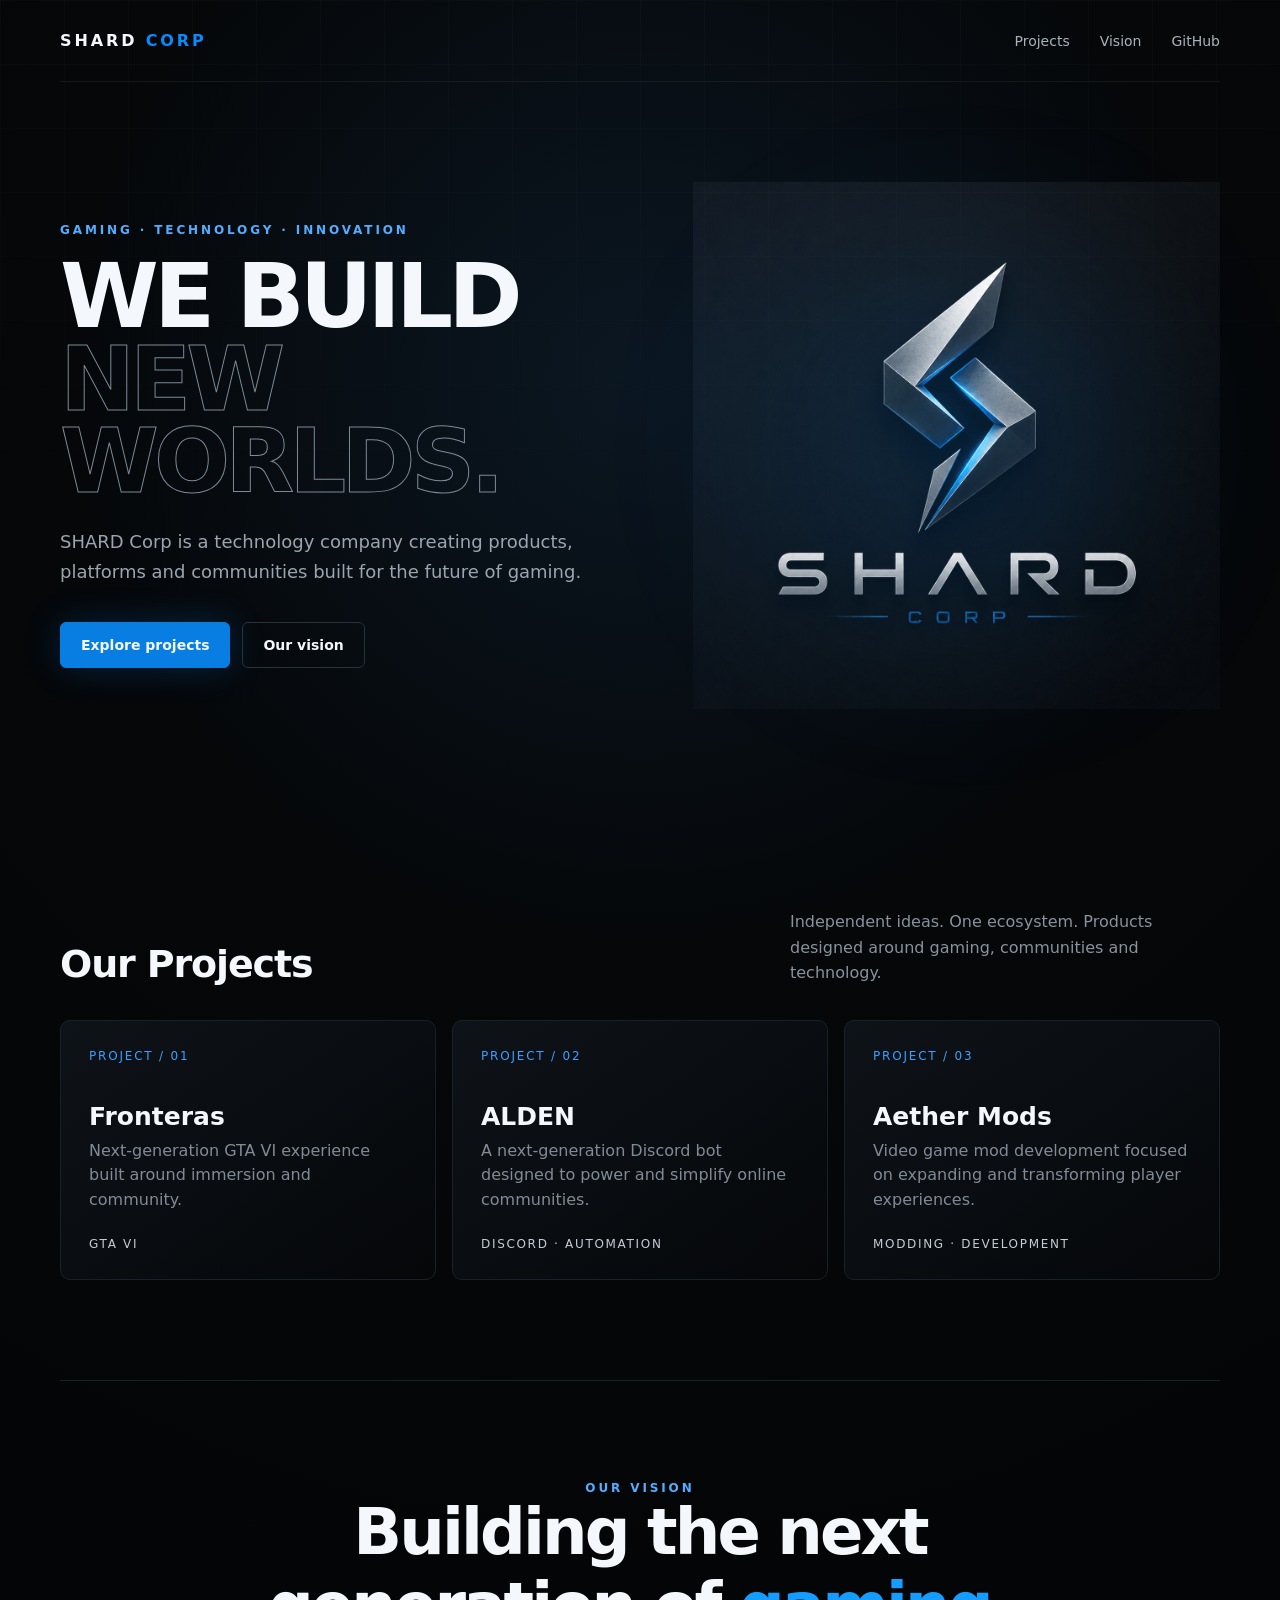
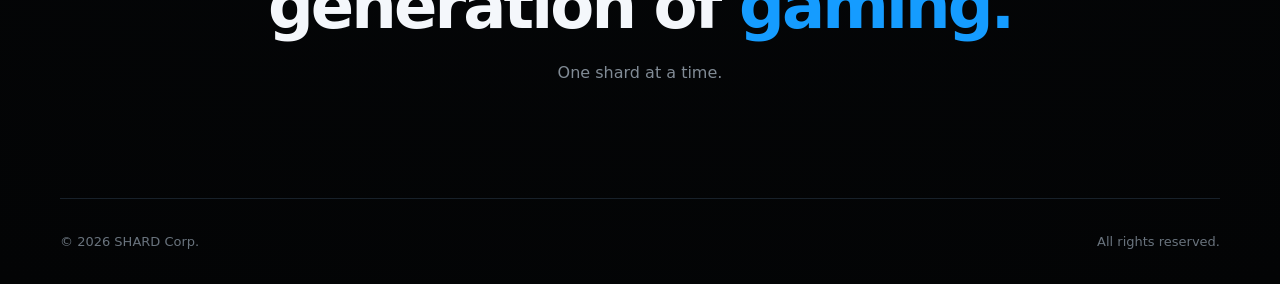
<file: index.html>
<!DOCTYPE html>
<html lang="en">
<head>
<meta charset="UTF-8">
<meta name="viewport" content="width=device-width, initial-scale=1.0">
<title>SHARD Corp — Gaming. Technology. Innovation.</title>
<meta name="description" content="SHARD Corp builds ambitious products, platforms and communities for the gaming ecosystem.">
<style>
:root{--bg:#050709;--panel:#0a0e12;--text:#f4f7fb;--muted:#89929d;--blue:#078cff;--line:#18212a}
*{box-sizing:border-box}html{scroll-behavior:smooth}body{margin:0;background:radial-gradient(circle at 50% 20%,#0b1722 0,#050709 35%,#030405 100%);color:var(--text);font-family:Inter,ui-sans-serif,system-ui,-apple-system,BlinkMacSystemFont,"Segoe UI",sans-serif}
body:before{content:"";position:fixed;inset:0;pointer-events:none;background:linear-gradient(rgba(255,255,255,.018) 1px,transparent 1px),linear-gradient(90deg,rgba(255,255,255,.018) 1px,transparent 1px);background-size:64px 64px;mask-image:linear-gradient(to bottom,black,transparent 80%)}
a{color:inherit;text-decoration:none}.wrap{width:min(1160px,calc(100% - 40px));margin:auto}
nav{height:82px;display:flex;align-items:center;justify-content:space-between;border-bottom:1px solid rgba(255,255,255,.06)}
.brand{font-weight:800;letter-spacing:.18em}.brand span{color:var(--blue)}.navlinks{display:flex;gap:30px;color:#aab2bb;font-size:14px}.navlinks a:hover{color:white}
.hero{min-height:700px;display:grid;grid-template-columns:1.05fr .95fr;align-items:center;gap:50px}
.eyebrow{color:#55adff;text-transform:uppercase;letter-spacing:.24em;font-size:12px;font-weight:700}
h1{font-size:clamp(52px,7vw,94px);line-height:.92;letter-spacing:-.055em;margin:18px 0 24px;max-width:720px}
h1 em{font-style:normal;color:transparent;-webkit-text-stroke:1px #7e8a96}
.lead{max-width:600px;color:#9ca5af;font-size:18px;line-height:1.7}
.actions{display:flex;gap:12px;margin-top:34px}.btn{padding:14px 20px;border:1px solid #26323d;border-radius:6px;font-size:14px;font-weight:700}.primary{background:#087ee2;border-color:#087ee2;box-shadow:0 0 35px rgba(0,137,255,.22)}.btn:hover{transform:translateY(-1px)}
.logo-wrap{position:relative;display:flex;justify-content:center}.glow{position:absolute;width:60%;height:60%;top:20%;background:#087ee2;filter:blur(110px);opacity:.18;border-radius:50%}.logo{position:relative;width:min(100%,540px);mix-blend-mode:screen;filter:drop-shadow(0 15px 50px rgba(0,0,0,.8))}
section{padding:100px 0}.section-head{display:flex;justify-content:space-between;align-items:end;margin-bottom:34px}.section-head h2{font-size:38px;margin:0;letter-spacing:-.03em}.section-head p{color:var(--muted);max-width:430px;line-height:1.6;margin:0}
.projects{display:grid;grid-template-columns:repeat(3,1fr);gap:16px}.card{min-height:260px;padding:28px;border:1px solid var(--line);background:linear-gradient(145deg,rgba(15,20,26,.92),rgba(5,7,9,.9));border-radius:10px;display:flex;flex-direction:column;justify-content:space-between;transition:.25s}.card:hover{border-color:#20517a;transform:translateY(-4px);box-shadow:0 15px 50px rgba(0,0,0,.25)}.num{font-size:12px;color:#3c9fff;letter-spacing:.15em}.card h3{font-size:25px;margin:0 0 8px}.card p{color:#818b95;line-height:1.55;margin:0}.tag{margin-top:24px;color:#c5ccd3;font-size:12px;text-transform:uppercase;letter-spacing:.14em}
.manifesto{border-top:1px solid var(--line);border-bottom:1px solid var(--line);text-align:center}.manifesto h2{font-size:clamp(34px,5vw,64px);max-width:900px;margin:0 auto 20px;letter-spacing:-.045em}.manifesto p{color:#818b95}
footer{padding:35px 0;color:#69737d;font-size:13px}.foot{display:flex;justify-content:space-between}.blue{color:#159cff}
@media(max-width:800px){.navlinks{display:none}.hero{grid-template-columns:1fr;min-height:auto;padding:70px 0}.logo-wrap{grid-row:1}.logo{max-width:330px}.projects{grid-template-columns:1fr}.section-head{display:block}.section-head p{margin-top:15px}section{padding:70px 0}}
</style>
</head>
<body>
<div class="wrap">
<nav>
  <a class="brand" href="#">SHARD <span>CORP</span></a>
  <div class="navlinks"><a href="#projects">Projects</a><a href="#vision">Vision</a><a href="https://github.com/" target="_blank">GitHub</a></div>
</nav>

<main>
<section class="hero">
  <div>
    <div class="eyebrow">Gaming · Technology · Innovation</div>
    <h1>WE BUILD<br><em>NEW WORLDS.</em></h1>
    <p class="lead">SHARD Corp is a technology company creating products, platforms and communities built for the future of gaming.</p>
    <div class="actions"><a class="btn primary" href="#projects">Explore projects</a><a class="btn" href="#vision">Our vision</a></div>
  </div>
  <div class="logo-wrap"><div class="glow"></div><img class="logo" src="shard-logo.png" alt="SHARD Corp logo"></div>
</section>

<section id="projects">
  <div class="section-head"><h2>Our Projects</h2><p>Independent ideas. One ecosystem. Products designed around gaming, communities and technology.</p></div>
  <div class="projects">
    <article class="card"><span class="num">PROJECT / 01</span><div><h3>Fronteras</h3><p>Next-generation GTA VI experience built around immersion and community.</p><div class="tag">GTA VI</div></div></article>
    <article class="card"><span class="num">PROJECT / 02</span><div><h3>ALDEN</h3><p>A next-generation Discord bot designed to power and simplify online communities.</p><div class="tag">DISCORD · AUTOMATION</div></div></article>
    <article class="card"><span class="num">PROJECT / 03</span><div><h3>Aether Mods</h3><p>Video game mod development focused on expanding and transforming player experiences.</p><div class="tag">MODDING · DEVELOPMENT</div></div></article>
  </div>
</section>

<section class="manifesto" id="vision">
  <div class="eyebrow">Our Vision</div>
  <h2>Building the next generation of <span class="blue">gaming.</span></h2>
  <p>One shard at a time.</p>
</section>
</main>

<footer><div class="foot"><span>© 2026 SHARD Corp.</span><span>All rights reserved.</span></div></footer>
</div>
</body>
</html>
</file>
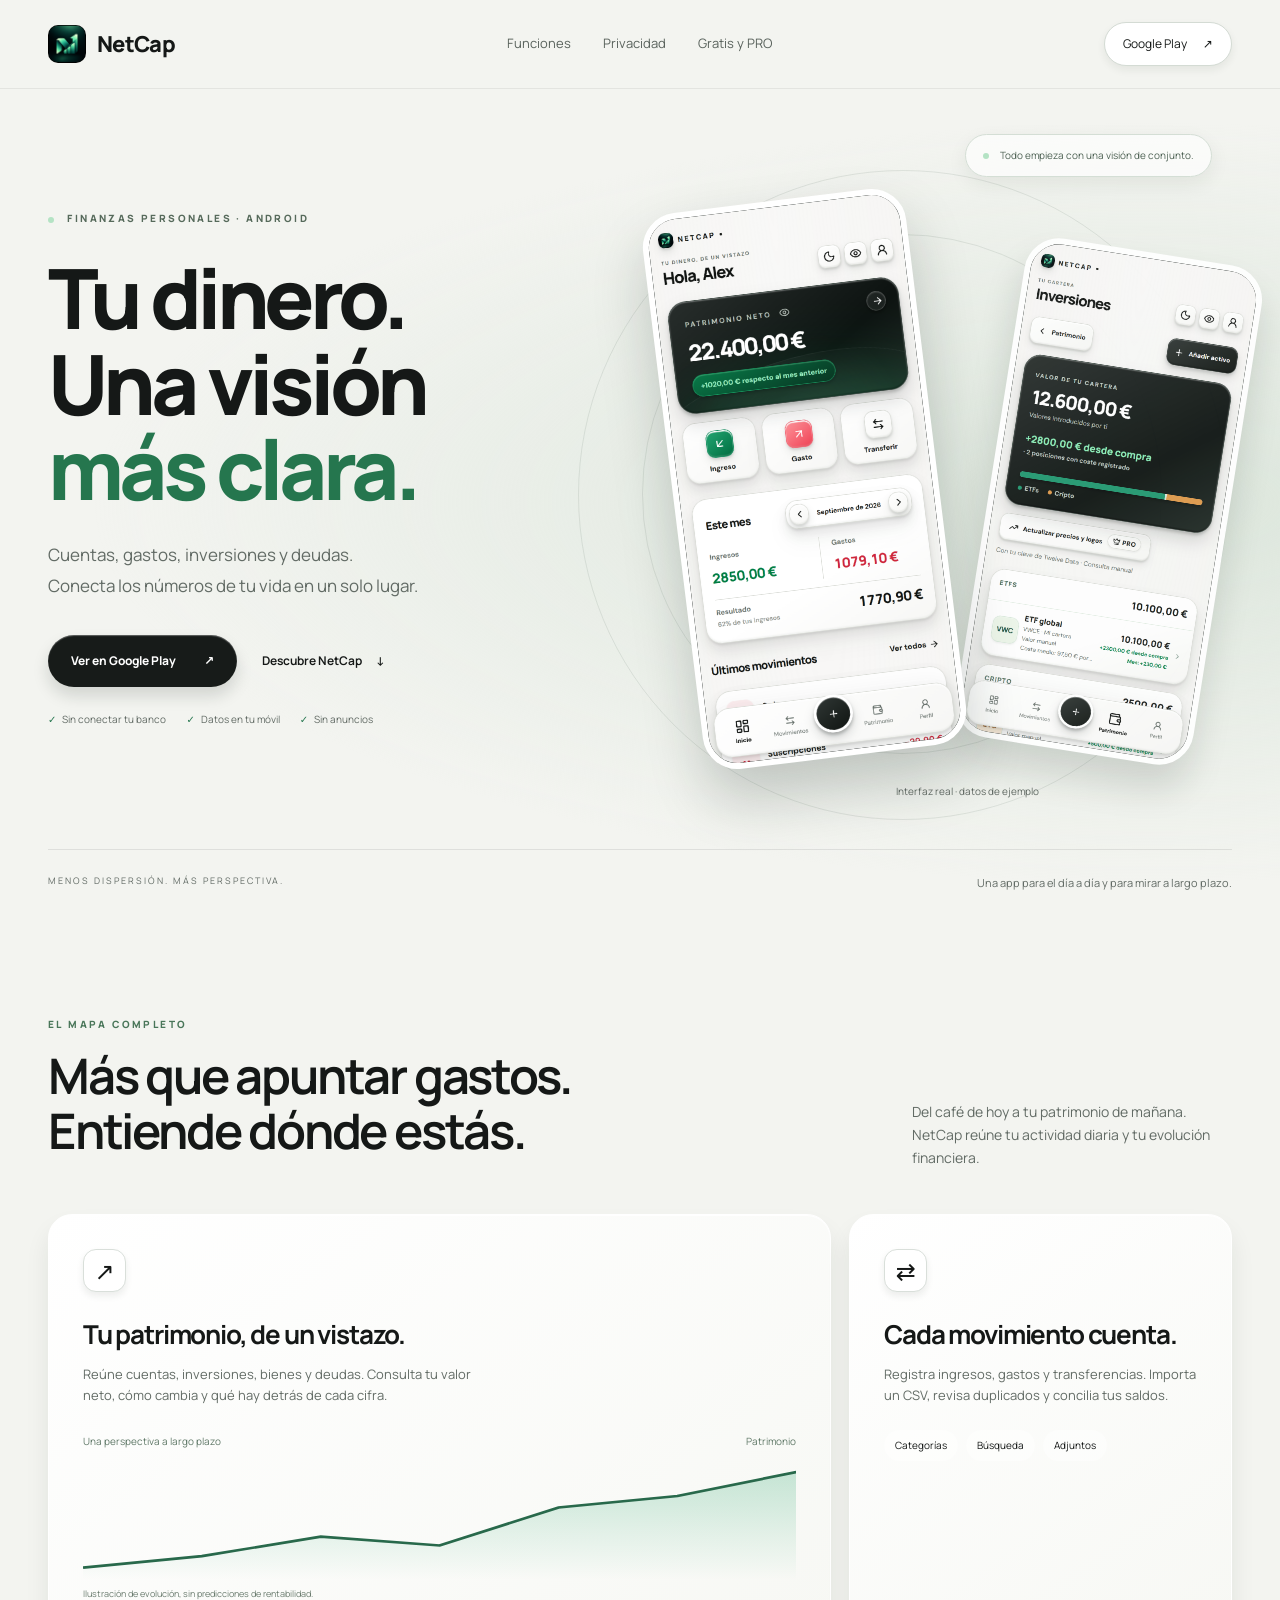
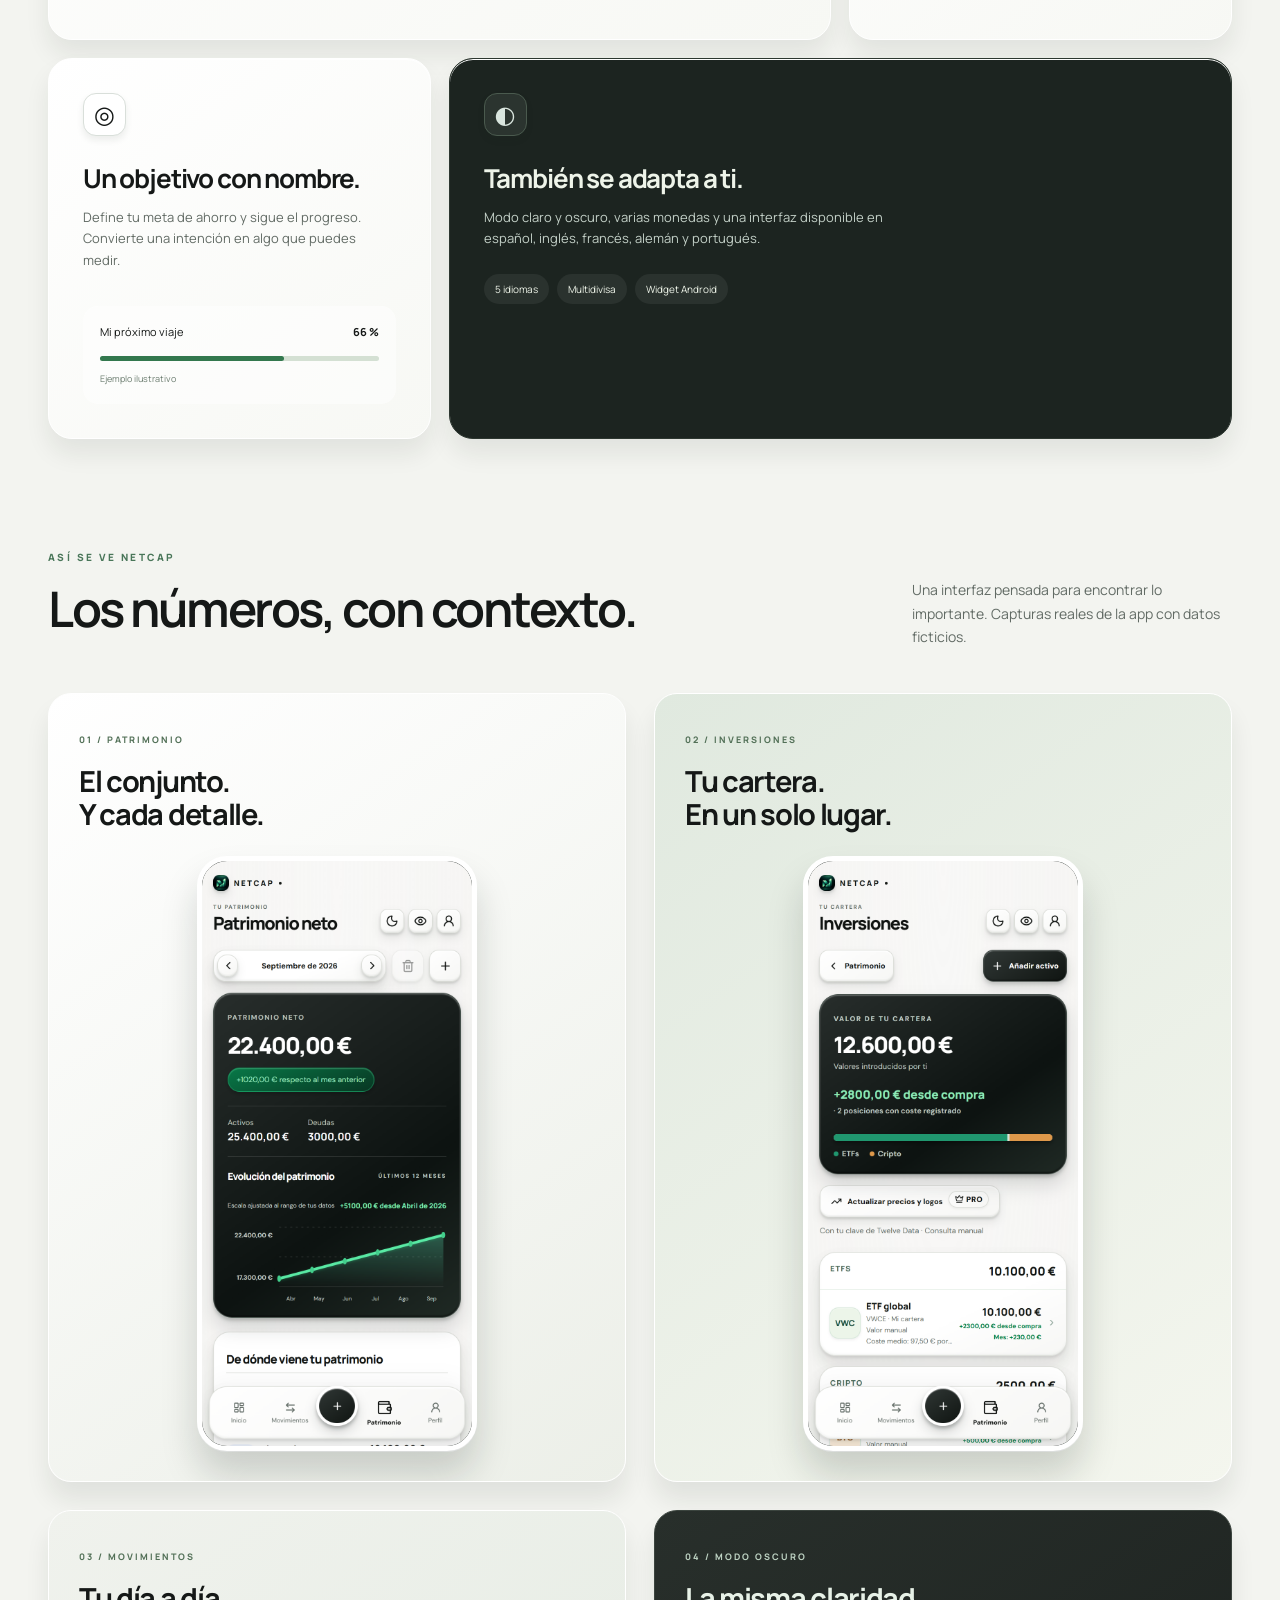
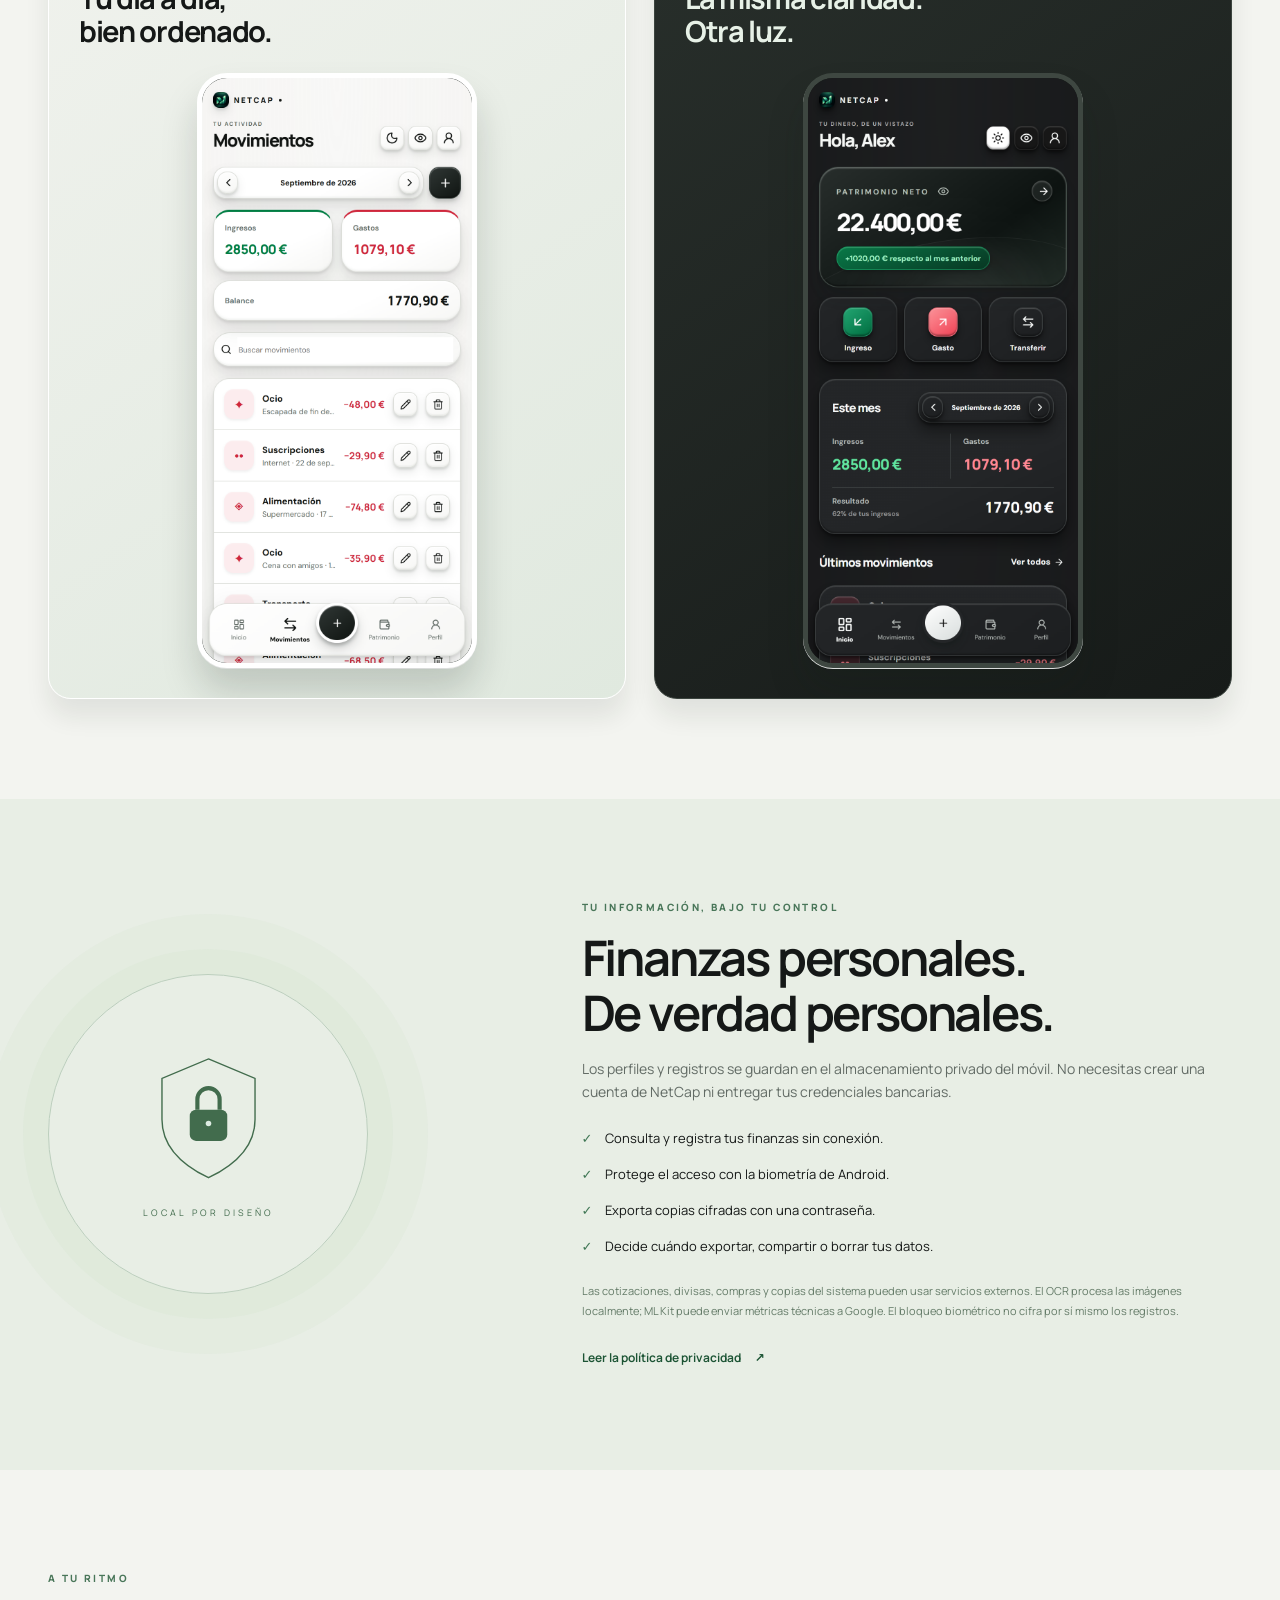
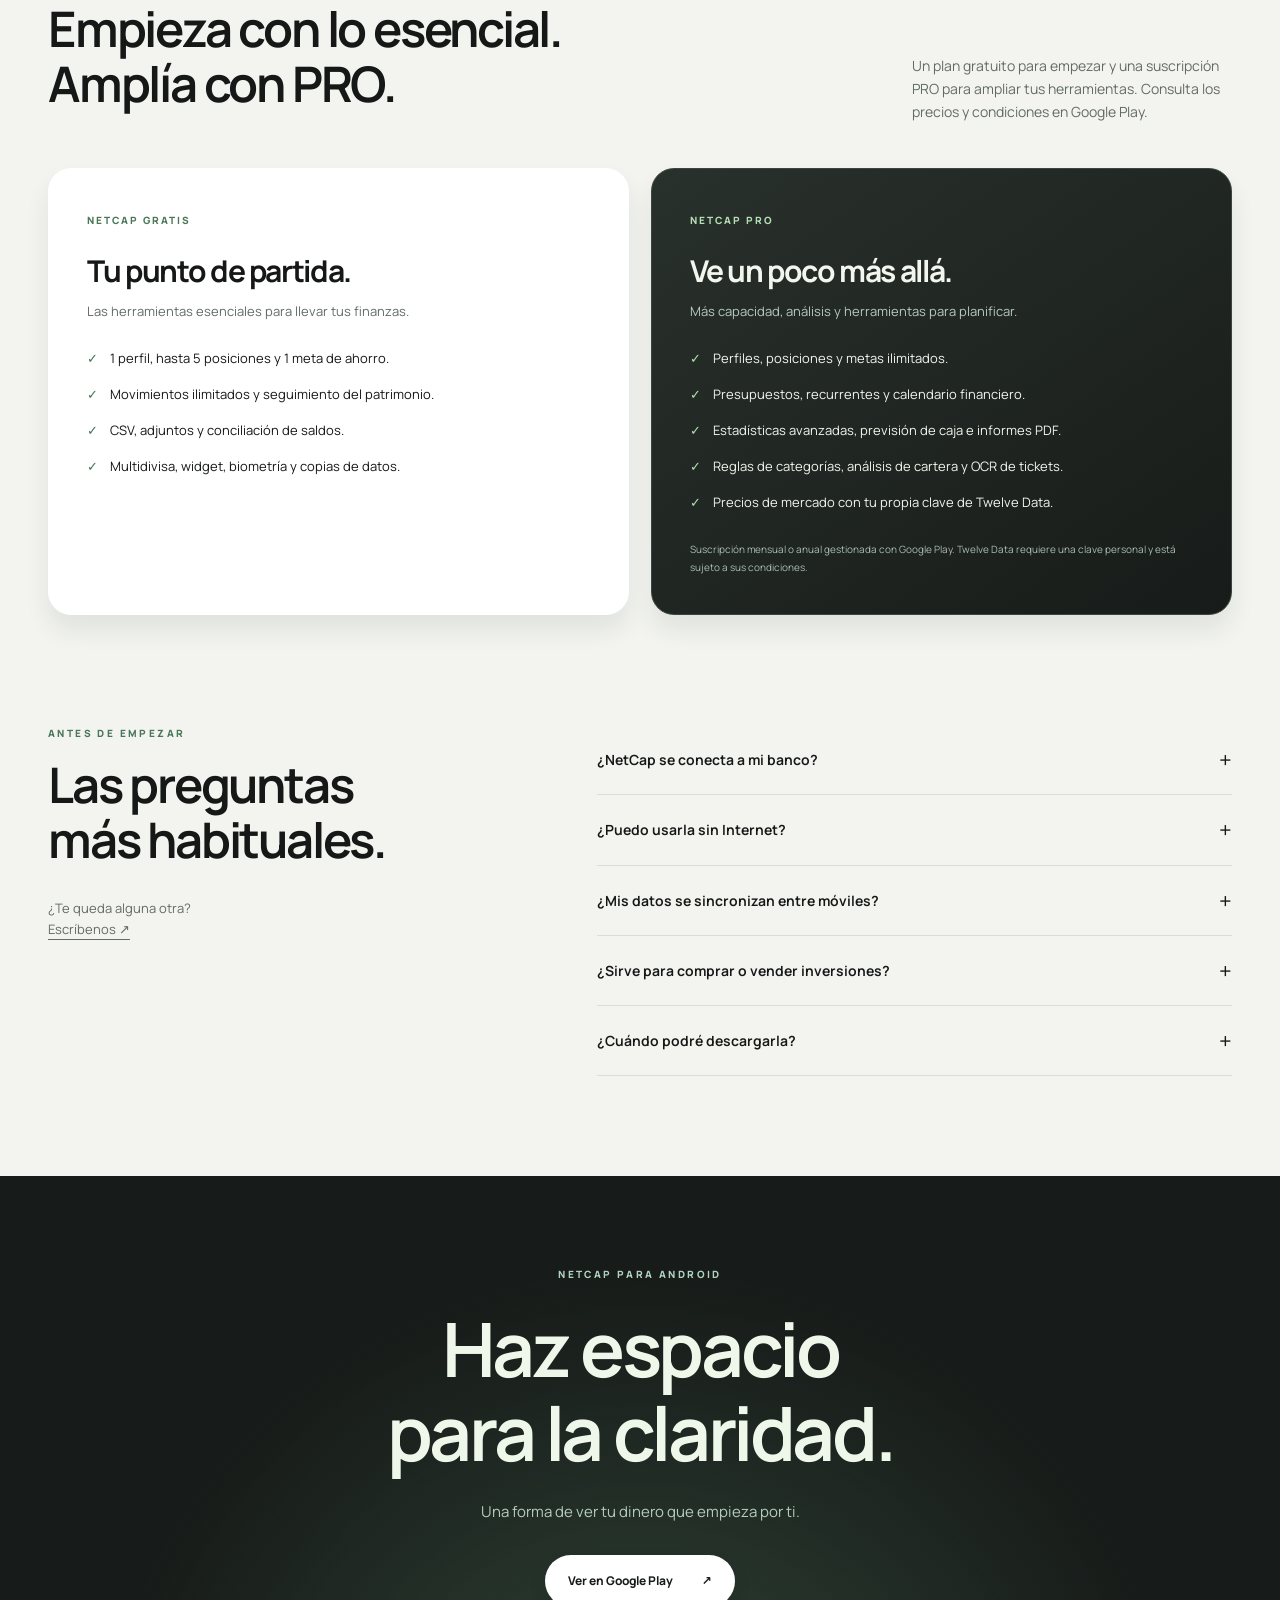
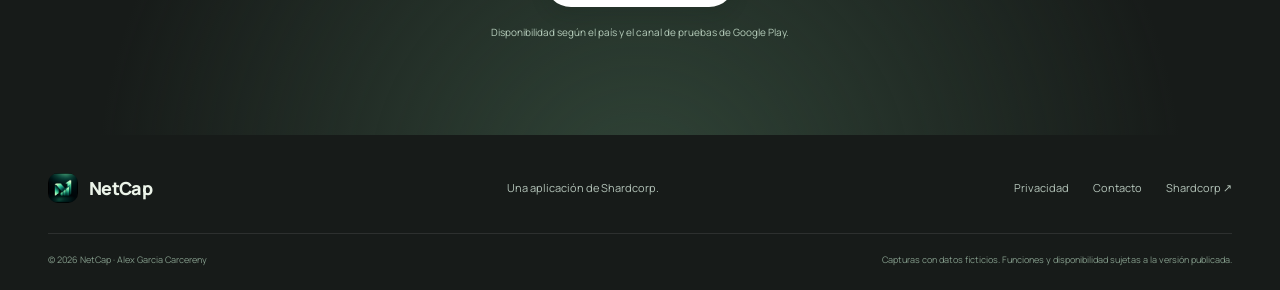
<file: netcap/index.html>
<!doctype html>
<html lang="es">
<head>
<meta charset="utf-8">
<meta name="viewport" content="width=device-width, initial-scale=1">
<title>NetCap · Una visión clara de tu dinero</title>
<meta name="description" content="Organiza tus cuentas, gastos, inversiones y metas con NetCap para Android. Finanzas personales con almacenamiento local, sin conectar tu banco.">
<meta name="theme-color" content="#f3f4f0">
<link rel="canonical" href="https://shardcorp.com/netcap/">
<meta property="og:type" content="website"><meta property="og:title" content="NetCap · Una visión clara de tu dinero"><meta property="og:description" content="Cuentas, movimientos y patrimonio. Todo en una app para Android, con tus datos guardados en el móvil."><meta property="og:url" content="https://shardcorp.com/netcap/"><meta property="og:image" content="https://shardcorp.com/netcap/assets/social.png?v=0.9.6"><meta property="og:locale" content="es_ES">
<link rel="icon" href="assets/logo.png" type="image/png">
<link rel="preload" href="assets/manrope.woff2" as="font" type="font/woff2" crossorigin>
<link rel="stylesheet" href="styles.css">
<link rel="stylesheet" href="marketing.css?v=0.9.6">
</head>
<body>
<a class="skip" href="#contenido">Saltar al contenido</a>
<header class="header"><div class="wrap nav"><a class="brand" href="#" aria-label="NetCap, inicio"><img src="assets/logo.png" alt="" width="38" height="38"><span>NetCap</span></a><nav aria-label="Principal"><a href="#funciones">Funciones</a><a href="#privacidad">Privacidad</a><a href="#planes">Gratis y PRO</a></nav><a class="nav-cta" href="https://play.google.com/store/apps/details?id=es.netcap.finance">Google Play <span aria-hidden="true">↗</span></a></div></header>
<main id="contenido">
<section class="hero"><div class="wrap hero-grid"><div class="hero-copy"><div class="eyebrow"><span class="dot"></span> FINANZAS PERSONALES · ANDROID</div><h1>Tu dinero.<br>Una visión<br><span>más clara.</span></h1><p>Cuentas, gastos, inversiones y deudas.<br>Conecta los números de tu vida en un solo lugar.</p><div class="actions"><a class="button primary" href="https://play.google.com/store/apps/details?id=es.netcap.finance">Ver en Google Play <span aria-hidden="true">↗</span></a><a class="text-link" href="#funciones">Descubre NetCap <span aria-hidden="true">↓</span></a></div><div class="hero-tags"><span>Sin conectar tu banco</span><span>Datos en tu móvil</span><span>Sin anuncios</span></div></div><div class="hero-art" aria-label="Capturas de la interfaz de NetCap"><div class="orbit orbit-one"></div><div class="orbit orbit-two"></div><div class="floating-tag"><span class="small-dot"></span> Todo empieza con una visión de conjunto.</div><div class="phone hero-phone-back"><img src="assets/inversiones.png?v=0.9.6" alt="Cartera de inversiones de NetCap con posiciones de ejemplo" width="780" height="1688"></div><div class="phone hero-phone-front"><img src="assets/inicio.png?v=0.9.6" alt="Inicio de NetCap con patrimonio neto, cuentas, inversiones y deudas de ejemplo" width="780" height="1688" fetchpriority="high"></div><div class="example-label">Interfaz real · datos de ejemplo</div></div></div><div class="wrap hero-bottom"><span>MENOS DISPERSIÓN. MÁS PERSPECTIVA.</span><span>Una app para el día a día y para mirar a largo plazo.</span></div></section>
<section class="overview section" id="funciones"><div class="wrap"><div class="section-heading"><div><div class="eyebrow">EL MAPA COMPLETO</div><h2>Más que apuntar gastos.<br>Entiende dónde estás.</h2></div><p>Del café de hoy a tu patrimonio de mañana. NetCap reúne tu actividad diaria y tu evolución financiera.</p></div><div class="bento"><article class="feature feature-wide"><span class="feature-icon" aria-hidden="true">↗</span><h3>Tu patrimonio, de un vistazo.</h3><p>Reúne cuentas, inversiones, bienes y deudas. Consulta tu valor neto, cómo cambia y qué hay detrás de cada cifra.</p><div class="mini-chart" aria-hidden="true"><div class="chart-top"><span>Una perspectiva a largo plazo</span><span>Patrimonio</span></div><svg viewBox="0 0 600 130" preserveAspectRatio="none"><defs><linearGradient id="area" x1="0" y1="0" x2="0" y2="1"><stop offset="0%" stop-color="#65bd94" stop-opacity=".35"/><stop offset="100%" stop-color="#65bd94" stop-opacity="0"/></linearGradient></defs><path d="M0 116 L100 103 L200 81 L300 91 L400 48 L500 35 L600 8 L600 130 L0 130Z" fill="url(#area)"/><path d="M0 116 L100 103 L200 81 L300 91 L400 48 L500 35 L600 8" fill="none" stroke="#28694b" stroke-width="3"/></svg><small>Ilustración de evolución, sin predicciones de rentabilidad.</small></div></article><article class="feature"><span class="feature-icon" aria-hidden="true">⇄</span><h3>Cada movimiento cuenta.</h3><p>Registra ingresos, gastos y transferencias. Importa un CSV, revisa duplicados y concilia tus saldos.</p><div class="chips"><span>Categorías</span><span>Búsqueda</span><span>Adjuntos</span></div></article><article class="feature"><span class="feature-icon" aria-hidden="true">◎</span><h3>Un objetivo con nombre.</h3><p>Define tu meta de ahorro y sigue el progreso. Convierte una intención en algo que puedes medir.</p><div class="goal-demo" aria-hidden="true"><div><span>Mi próximo viaje</span><strong>66 %</strong></div><div class="progress"><i></i></div><small>Ejemplo ilustrativo</small></div></article><article class="feature feature-wide feature-dark"><span class="feature-icon" aria-hidden="true">◐</span><h3>También se adapta a ti.</h3><p>Modo claro y oscuro, varias monedas y una interfaz disponible en español, inglés, francés, alemán y portugués.</p><div class="chips"><span>5 idiomas</span><span>Multidivisa</span><span>Widget Android</span></div></article></div></div></section>
<section class="screens section"><div class="wrap"><div class="section-heading"><div><div class="eyebrow">ASÍ SE VE NETCAP</div><h2>Los números, con contexto.</h2></div><p>Una interfaz pensada para encontrar lo importante. Capturas reales de la app con datos ficticios.</p></div><div class="poster-grid"><figure class="poster"><figcaption><span>01 / PATRIMONIO</span><h3>El conjunto.<br>Y cada detalle.</h3></figcaption><div class="phone"><img src="assets/patrimonio.png?v=0.9.6" alt="Pantalla de Patrimonio de NetCap con el reparto de cuentas, inversiones, criptomonedas y deudas" width="780" height="1688" loading="lazy"></div></figure><figure class="poster poster-investments"><figcaption><span>02 / INVERSIONES</span><h3>Tu cartera.<br>En un solo lugar.</h3></figcaption><div class="phone"><img src="assets/inversiones.png?v=0.9.6" alt="Cartera de NetCap con ETF y criptomonedas de ejemplo" width="780" height="1688" loading="lazy"></div></figure><figure class="poster poster-mint"><figcaption><span>03 / MOVIMIENTOS</span><h3>Tu día a día,<br>bien ordenado.</h3></figcaption><div class="phone"><img src="assets/movimientos.png?v=0.9.6" alt="Historial de movimientos de NetCap con categorías e importes de ejemplo" width="780" height="1688" loading="lazy"></div></figure><figure class="poster poster-dark"><figcaption><span>04 / MODO OSCURO</span><h3>La misma claridad.<br>Otra luz.</h3></figcaption><div class="phone"><img src="assets/oscuro.png?v=0.9.6" alt="Pantalla de Inicio de NetCap en modo oscuro" width="780" height="1688" loading="lazy"></div></figure></div></div></section>
<section class="privacy-section section" id="privacidad"><div class="wrap privacy-grid"><div class="privacy-symbol" aria-hidden="true"><svg viewBox="0 0 180 200"><path d="M90 15 157 43v59c0 44-38 70-67 84-29-14-67-40-67-84V43Z" fill="none" stroke="currentColor" stroke-width="2"/><rect x="63" y="88" width="54" height="45" rx="9" fill="currentColor"/><path d="M74 88V73a16 16 0 0 1 32 0v15" fill="none" stroke="currentColor" stroke-width="6"/><circle cx="90" cy="108" r="4" fill="#dcebe1"/></svg><span>LOCAL POR DISEÑO</span></div><div><div class="eyebrow">TU INFORMACIÓN, BAJO TU CONTROL</div><h2>Finanzas personales.<br>De verdad personales.</h2><p>Los perfiles y registros se guardan en el almacenamiento privado del móvil. No necesitas crear una cuenta de NetCap ni entregar tus credenciales bancarias.</p><ul class="check-list"><li>Consulta y registra tus finanzas sin conexión.</li><li>Protege el acceso con la biometría de Android.</li><li>Exporta copias cifradas con una contraseña.</li><li>Decide cuándo exportar, compartir o borrar tus datos.</li></ul><p class="fineprint">Las cotizaciones, divisas, compras y copias del sistema pueden usar servicios externos. El OCR procesa las imágenes localmente; ML Kit puede enviar métricas técnicas a Google. El bloqueo biométrico no cifra por sí mismo los registros.</p><a class="text-link ink" href="privacidad/">Leer la política de privacidad <span aria-hidden="true">↗</span></a></div></div></section>
<section class="plans section" id="planes"><div class="wrap"><div class="section-heading"><div><div class="eyebrow">A TU RITMO</div><h2>Empieza con lo esencial.<br>Amplía con PRO.</h2></div><p>Un plan gratuito para empezar y una suscripción PRO para ampliar tus herramientas. Consulta los precios y condiciones en Google Play.</p></div><div class="plan-grid"><article class="plan"><span class="plan-tag">NETCAP GRATIS</span><h3>Tu punto de partida.</h3><p>Las herramientas esenciales para llevar tus finanzas.</p><ul class="check-list"><li>1 perfil, hasta 5 posiciones y 1 meta de ahorro.</li><li>Movimientos ilimitados y seguimiento del patrimonio.</li><li>CSV, adjuntos y conciliación de saldos.</li><li>Multidivisa, widget, biometría y copias de datos.</li></ul></article><article class="plan pro"><span class="plan-tag">NETCAP PRO</span><h3>Ve un poco más allá.</h3><p>Más capacidad, análisis y herramientas para planificar.</p><ul class="check-list"><li>Perfiles, posiciones y metas ilimitados.</li><li>Presupuestos, recurrentes y calendario financiero.</li><li>Estadísticas avanzadas, previsión de caja e informes PDF.</li><li>Reglas de categorías, análisis de cartera y OCR de tickets.</li><li>Precios de mercado con tu propia clave de Twelve Data.</li></ul><small>Suscripción mensual o anual gestionada con Google Play. Twelve Data requiere una clave personal y está sujeto a sus condiciones.</small></article></div></div></section>
<section class="faq section"><div class="wrap faq-grid"><div><div class="eyebrow">ANTES DE EMPEZAR</div><h2>Las preguntas<br>más habituales.</h2><p>¿Te queda alguna otra?<br><a href="mailto:kerz@shardcorp.com">Escríbenos ↗</a></p></div><div><details><summary>¿NetCap se conecta a mi banco?</summary><p>No. Tú introduces los datos o importas archivos CSV. NetCap no solicita claves bancarias ni accede a tus cuentas reales.</p></details><details><summary>¿Puedo usarla sin Internet?</summary><p>Sí, para registrar movimientos y consultar los datos guardados. Las consultas de mercado, tipos de cambio y compras requieren conexión.</p></details><details><summary>¿Mis datos se sincronizan entre móviles?</summary><p>No hay una nube propia ni sincronización de NetCap. Puedes exportar y restaurar una copia cifrada. Android también puede restaurar perfiles mediante su copia del sistema, según el dispositivo y tus ajustes.</p></details><details><summary>¿Sirve para comprar o vender inversiones?</summary><p>No. NetCap es una herramienta de registro y seguimiento. No ejecuta operaciones ni ofrece asesoramiento personalizado de inversión.</p></details><details><summary>¿Cuándo podré descargarla?</summary><p>Consulta la disponibilidad en Google Play. El acceso durante las pruebas puede requerir una invitación al grupo de testers.</p></details></div></div></section>
<section class="closing" id="disponibilidad"><div class="wrap"><span class="eyebrow">NETCAP PARA ANDROID</span><h2>Haz espacio<br>para la claridad.</h2><p>Una forma de ver tu dinero que empieza por ti.</p><a class="button primary" href="https://play.google.com/store/apps/details?id=es.netcap.finance">Ver en Google Play <span aria-hidden="true">↗</span></a><small>Disponibilidad según el país y el canal de pruebas de Google Play.</small></div></section>
</main>
<footer><div class="wrap footer-row"><a class="brand" href="#"><img src="assets/logo.png" alt="" width="30" height="30"><span>NetCap</span></a><p>Una aplicación de Shardcorp.</p><div><a href="privacidad/">Privacidad</a><a href="mailto:kerz@shardcorp.com">Contacto</a><a href="/">Shardcorp ↗</a></div></div><div class="wrap footer-bottom"><span>© 2026 NetCap · Alex Garcia Carcereny</span><span>Capturas con datos ficticios. Funciones y disponibilidad sujetas a la versión publicada.</span></div></footer>
</body></html>
</file>
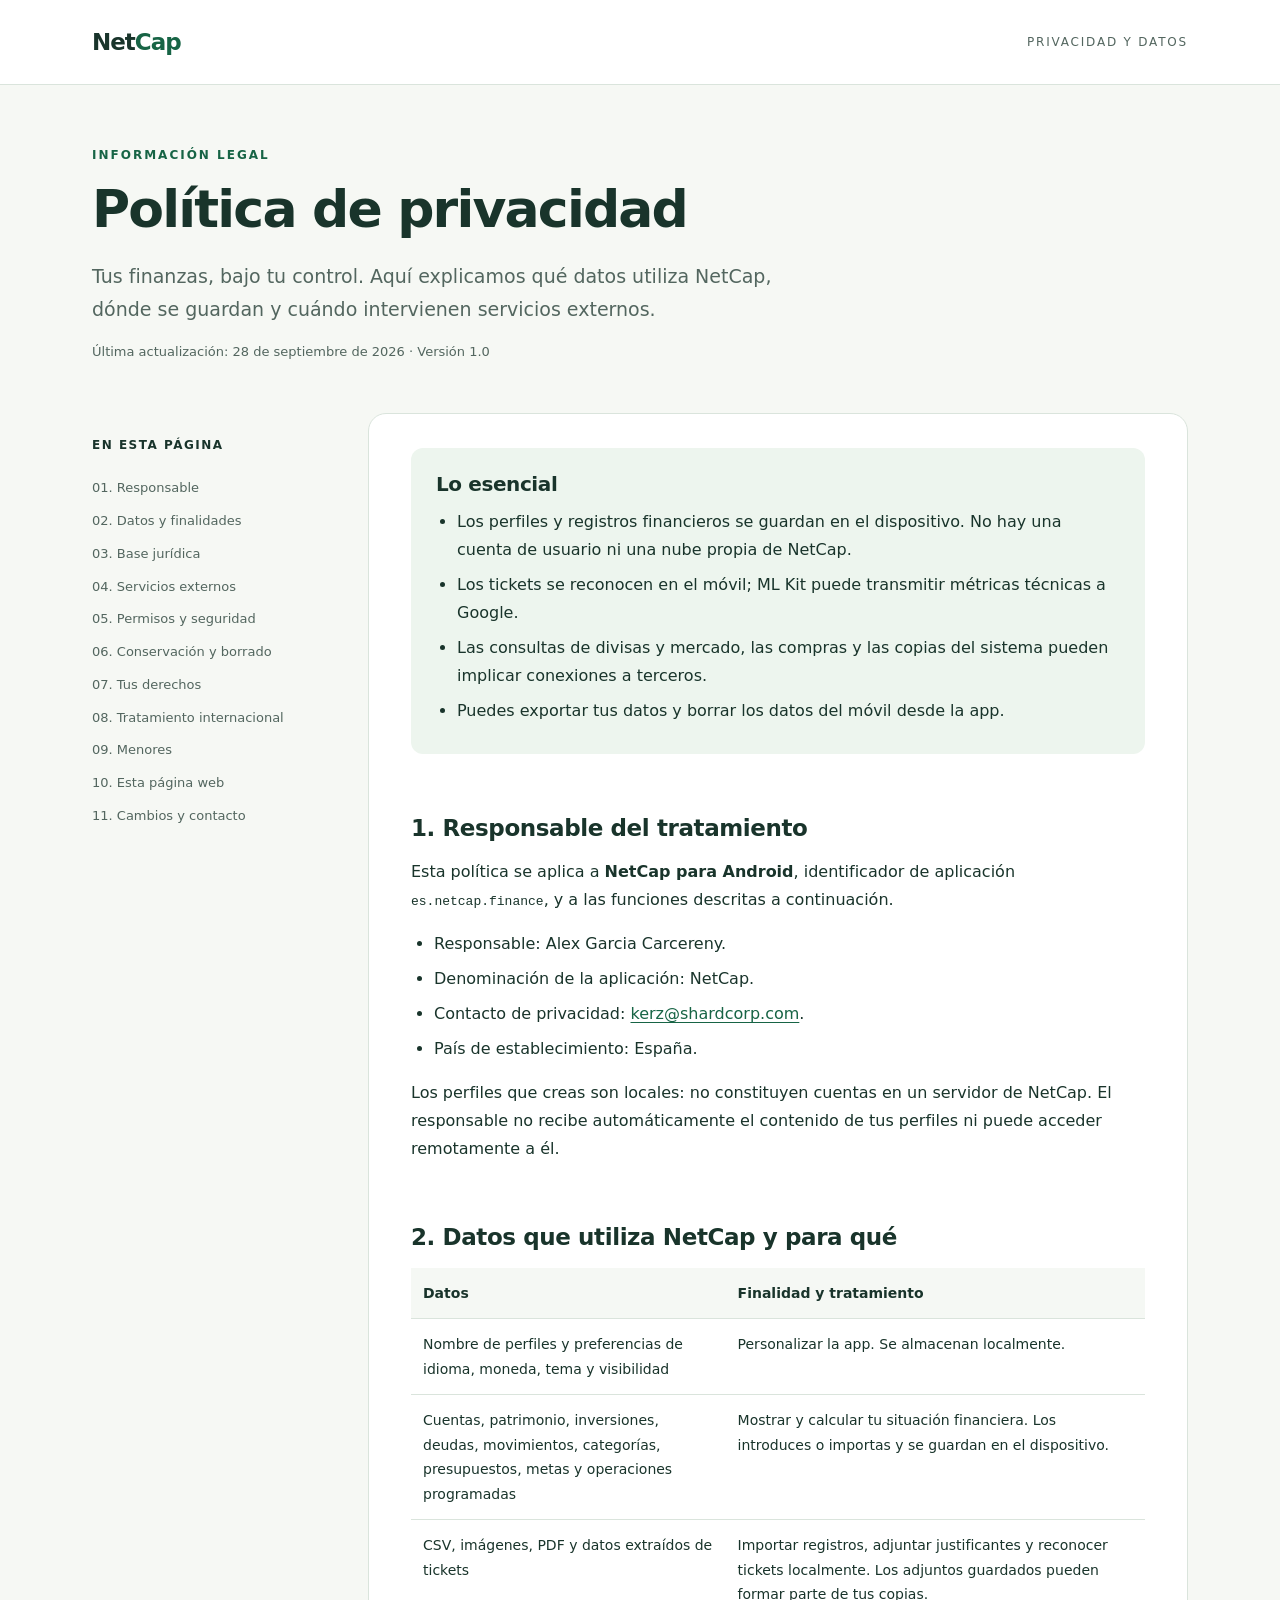
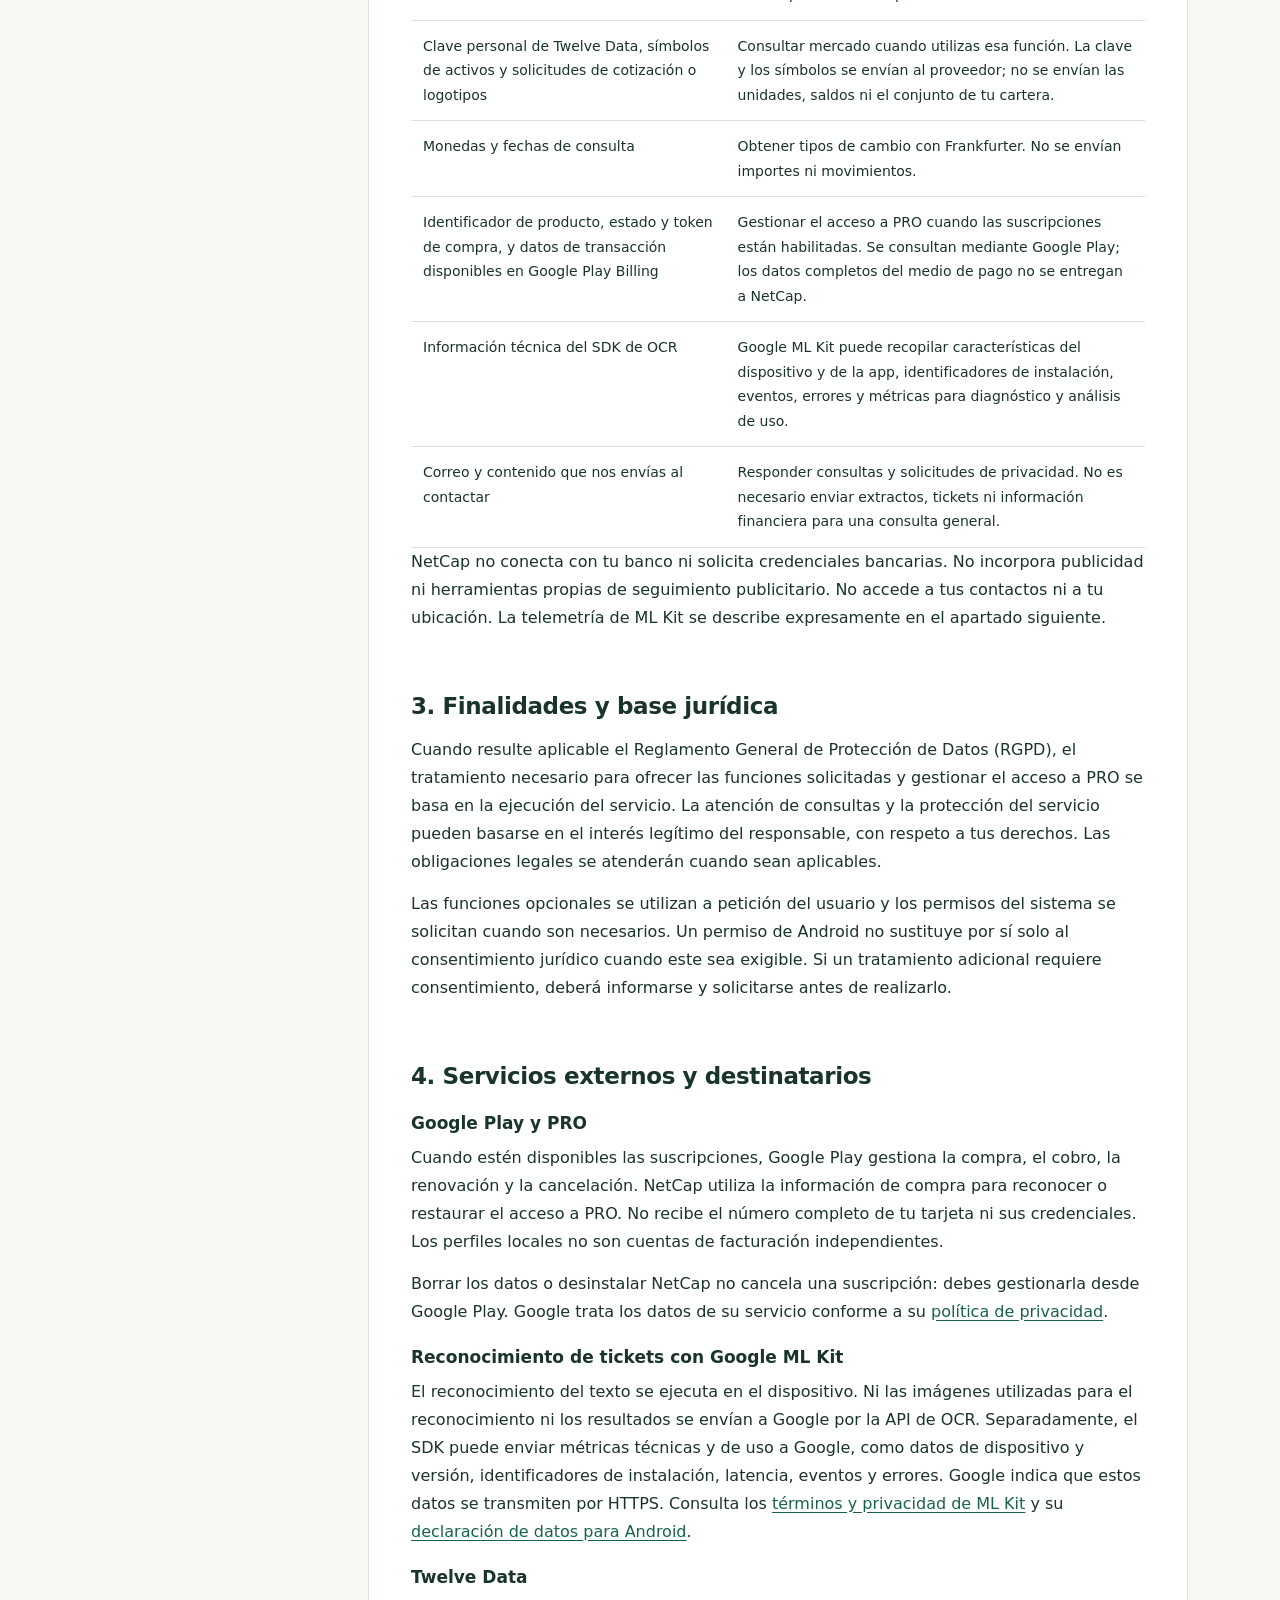
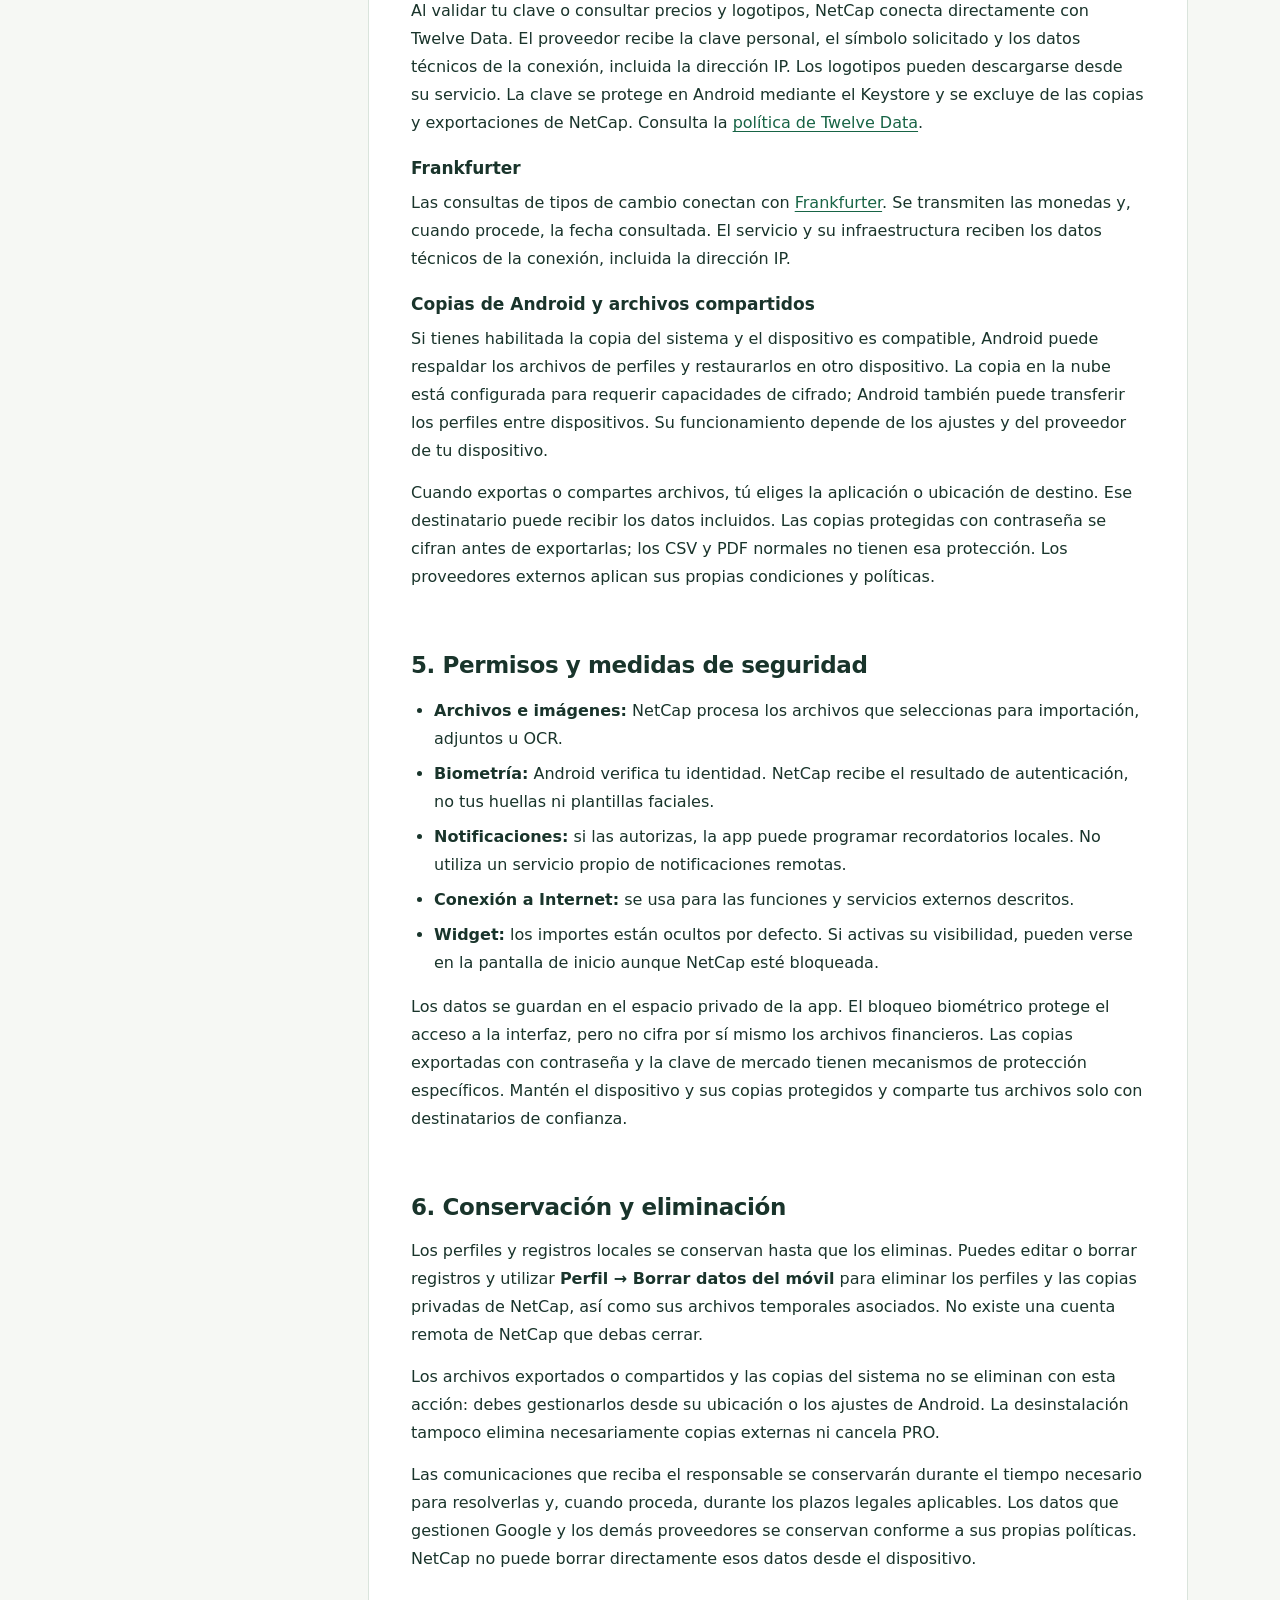
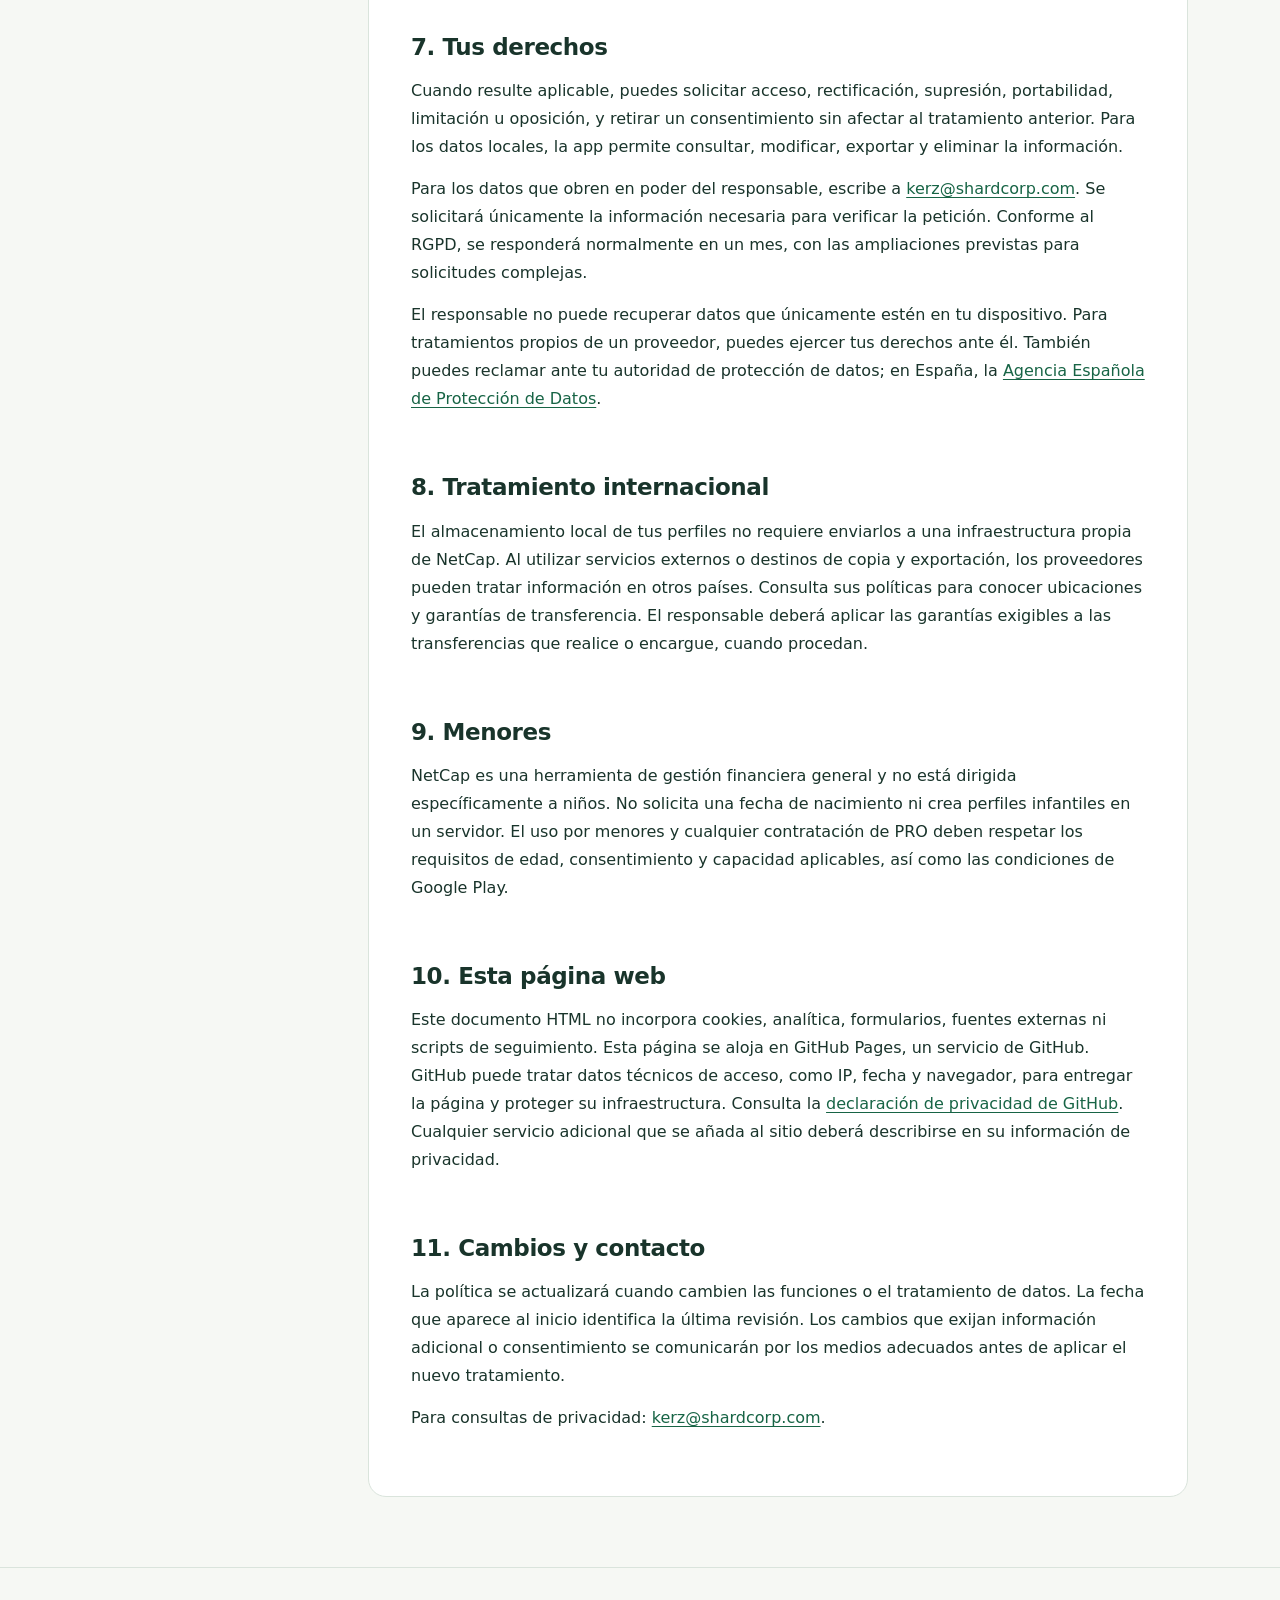
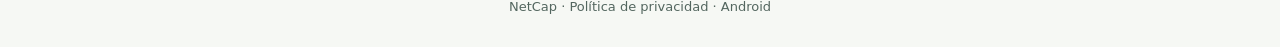
<file: netcap/privacidad/index.html>
<!doctype html>
<html lang="es">
<head>
<meta charset="utf-8">
<meta name="viewport" content="width=device-width, initial-scale=1">
<meta name="description" content="Política de privacidad de NetCap: almacenamiento local, permisos, servicios externos y control sobre tus datos.">
<meta name="color-scheme" content="light">
<title>Política de privacidad · NetCap</title>
<style>
:root{--ink:#19342b;--muted:#53665f;--green:#176445;--border:#dae4dc;--paper:#fff;--bg:#f6f8f4}*{box-sizing:border-box}html{scroll-behavior:smooth;scroll-padding-top:28px}body{margin:0;background:var(--bg);color:var(--ink);font:16px/1.75 system-ui,-apple-system,BlinkMacSystemFont,"Segoe UI",sans-serif}a{color:var(--green);text-underline-offset:3px}a:focus-visible{outline:3px solid #176445;outline-offset:4px}header{border-bottom:1px solid var(--border);background:var(--paper)}.bar{max-width:1160px;margin:auto;padding:22px 32px;display:flex;justify-content:space-between;align-items:center;gap:20px}.brand{font-size:23px;font-weight:750;letter-spacing:-1px}.brand span{color:var(--green)}.label{font-size:12px;text-transform:uppercase;letter-spacing:1.8px;color:var(--muted)}.hero{max-width:1160px;margin:auto;padding:60px 32px 36px}.eyebrow{font-size:12px;font-weight:700;text-transform:uppercase;letter-spacing:2px;color:var(--green)}h1{font-size:clamp(32px,5vw,52px);line-height:1.15;letter-spacing:-1.8px;margin:14px 0 20px}.intro{max-width:700px;font-size:19px;color:var(--muted)}.date{font-size:13px;color:var(--muted)}.layout{max-width:1160px;margin:auto;padding:0 32px 70px;display:grid;grid-template-columns:230px minmax(0,1fr);gap:46px}.toc{align-self:start;position:sticky;top:24px;padding:22px 0}.toc strong{display:block;font-size:12px;text-transform:uppercase;letter-spacing:1.5px;margin-bottom:16px}.toc a{display:block;font-size:13px;padding:5px 0;text-decoration:none;color:var(--muted)}.toc a:hover{color:var(--green);text-decoration:underline}article{background:var(--paper);border:1px solid var(--border);border-radius:18px;padding:34px 42px;min-width:0}.summary{padding:22px 25px;border-radius:12px;background:#edf5ee;margin-bottom:30px}.summary h2{margin:0 0 10px;font-size:20px}.summary ul{margin:0;padding-left:21px}section{padding-top:10px;margin-bottom:30px}h2{font-size:23px;line-height:1.4;letter-spacing:-.4px;margin:18px 0 14px}h3{font-size:17px;margin-bottom:5px}p{margin:0 0 14px}ul{padding-left:23px}li{margin-bottom:7px}.pending{background:#fff3d8;color:#634400;border:1px dashed #bb9637;border-radius:5px;padding:2px 7px;overflow-wrap:anywhere}.notice{font-size:14px;border-left:3px solid #c3942c;padding:12px 16px;background:#fff9ed;margin-bottom:25px}.table-wrap{overflow-x:auto}table{width:100%;border-collapse:collapse;font-size:14px}th,td{padding:13px 12px;text-align:left;vertical-align:top;border-bottom:1px solid var(--border)}th{background:#f5f8f4;font-weight:650}code{font-size:13px;overflow-wrap:anywhere}footer{border-top:1px solid var(--border);padding:28px 32px;color:var(--muted);text-align:center;font-size:13px}@media(max-width:800px){.layout{grid-template-columns:1fr;gap:15px;padding:0 20px 40px}.hero{padding:38px 20px 22px}.bar{padding:18px 20px}.toc{position:static;border-top:1px solid var(--border);padding:18px 0}.toc nav{display:grid;grid-template-columns:1fr 1fr;gap:0 15px}article{padding:22px}.intro{font-size:17px}}@media(max-width:420px){.label{font-size:10px;letter-spacing:1px}article{padding:20px 17px}.toc nav{grid-template-columns:1fr}h2{font-size:21px}}@media print{body{background:white;font-size:11pt}.toc,.notice{display:none}.hero{padding:20px 0}.layout{display:block;padding:0}article{border:0;padding:0}header .bar{padding:0}section{break-inside:avoid}a{color:inherit}.summary{background:none;border:1px solid #ccc}footer{padding:10px}}
</style>
</head>
<body>
<header><div class="bar"><div class="brand">Net<span>Cap</span></div><div class="label">Privacidad y datos</div></div></header>
<div class="hero"><div class="eyebrow">Información legal</div><h1>Política de privacidad</h1><p class="intro">Tus finanzas, bajo tu control. Aquí explicamos qué datos utiliza NetCap, dónde se guardan y cuándo intervienen servicios externos.</p><p class="date">Última actualización: <time datetime="2026-09-28">28 de septiembre de 2026</time> · Versión 1.0</p></div>
<div class="layout">
<aside class="toc" aria-label="Índice"><strong>En esta página</strong><nav><a href="#responsable">01. Responsable</a><a href="#datos">02. Datos y finalidades</a><a href="#base">03. Base jurídica</a><a href="#servicios">04. Servicios externos</a><a href="#permisos">05. Permisos y seguridad</a><a href="#conservacion">06. Conservación y borrado</a><a href="#derechos">07. Tus derechos</a><a href="#internacional">08. Tratamiento internacional</a><a href="#menores">09. Menores</a><a href="#web">10. Esta página web</a><a href="#cambios">11. Cambios y contacto</a></nav></aside>
<article>


<div class="summary"><h2>Lo esencial</h2><ul><li>Los perfiles y registros financieros se guardan en el dispositivo. No hay una cuenta de usuario ni una nube propia de NetCap.</li><li>Los tickets se reconocen en el móvil; ML Kit puede transmitir métricas técnicas a Google.</li><li>Las consultas de divisas y mercado, las compras y las copias del sistema pueden implicar conexiones a terceros.</li><li>Puedes exportar tus datos y borrar los datos del móvil desde la app.</li></ul></div>
<section id="responsable"><h2>1. Responsable del tratamiento</h2><p>Esta política se aplica a <strong>NetCap para Android</strong>, identificador de aplicación <code>es.netcap.finance</code>, y a las funciones descritas a continuación.</p><ul><li>Responsable: Alex Garcia Carcereny.</li><li>Denominación de la aplicación: NetCap.</li><li>Contacto de privacidad: <a href="mailto:kerz@shardcorp.com">kerz@shardcorp.com</a>.</li><li>País de establecimiento: España.</li></ul><p>Los perfiles que creas son locales: no constituyen cuentas en un servidor de NetCap. El responsable no recibe automáticamente el contenido de tus perfiles ni puede acceder remotamente a él.</p></section>
<section id="datos"><h2>2. Datos que utiliza NetCap y para qué</h2><div class="table-wrap"><table><thead><tr><th scope="col">Datos</th><th scope="col">Finalidad y tratamiento</th></tr></thead><tbody><tr><td>Nombre de perfiles y preferencias de idioma, moneda, tema y visibilidad</td><td>Personalizar la app. Se almacenan localmente.</td></tr><tr><td>Cuentas, patrimonio, inversiones, deudas, movimientos, categorías, presupuestos, metas y operaciones programadas</td><td>Mostrar y calcular tu situación financiera. Los introduces o importas y se guardan en el dispositivo.</td></tr><tr><td>CSV, imágenes, PDF y datos extraídos de tickets</td><td>Importar registros, adjuntar justificantes y reconocer tickets localmente. Los adjuntos guardados pueden formar parte de tus copias.</td></tr><tr><td>Clave personal de Twelve Data, símbolos de activos y solicitudes de cotización o logotipos</td><td>Consultar mercado cuando utilizas esa función. La clave y los símbolos se envían al proveedor; no se envían las unidades, saldos ni el conjunto de tu cartera.</td></tr><tr><td>Monedas y fechas de consulta</td><td>Obtener tipos de cambio con Frankfurter. No se envían importes ni movimientos.</td></tr><tr><td>Identificador de producto, estado y token de compra, y datos de transacción disponibles en Google Play Billing</td><td>Gestionar el acceso a PRO cuando las suscripciones están habilitadas. Se consultan mediante Google Play; los datos completos del medio de pago no se entregan a NetCap.</td></tr><tr><td>Información técnica del SDK de OCR</td><td>Google ML Kit puede recopilar características del dispositivo y de la app, identificadores de instalación, eventos, errores y métricas para diagnóstico y análisis de uso.</td></tr><tr><td>Correo y contenido que nos envías al contactar</td><td>Responder consultas y solicitudes de privacidad. No es necesario enviar extractos, tickets ni información financiera para una consulta general.</td></tr></tbody></table></div><p>NetCap no conecta con tu banco ni solicita credenciales bancarias. No incorpora publicidad ni herramientas propias de seguimiento publicitario. No accede a tus contactos ni a tu ubicación. La telemetría de ML Kit se describe expresamente en el apartado siguiente.</p></section>
<section id="base"><h2>3. Finalidades y base jurídica</h2><p>Cuando resulte aplicable el Reglamento General de Protección de Datos (RGPD), el tratamiento necesario para ofrecer las funciones solicitadas y gestionar el acceso a PRO se basa en la ejecución del servicio. La atención de consultas y la protección del servicio pueden basarse en el interés legítimo del responsable, con respeto a tus derechos. Las obligaciones legales se atenderán cuando sean aplicables.</p><p>Las funciones opcionales se utilizan a petición del usuario y los permisos del sistema se solicitan cuando son necesarios. Un permiso de Android no sustituye por sí solo al consentimiento jurídico cuando este sea exigible. Si un tratamiento adicional requiere consentimiento, deberá informarse y solicitarse antes de realizarlo.</p></section>
<section id="servicios"><h2>4. Servicios externos y destinatarios</h2><h3>Google Play y PRO</h3><p>Cuando estén disponibles las suscripciones, Google Play gestiona la compra, el cobro, la renovación y la cancelación. NetCap utiliza la información de compra para reconocer o restaurar el acceso a PRO. No recibe el número completo de tu tarjeta ni sus credenciales. Los perfiles locales no son cuentas de facturación independientes.</p><p>Borrar los datos o desinstalar NetCap no cancela una suscripción: debes gestionarla desde Google Play. Google trata los datos de su servicio conforme a su <a href="https://policies.google.com/privacy?hl=es">política de privacidad</a>.</p><h3>Reconocimiento de tickets con Google ML Kit</h3><p>El reconocimiento del texto se ejecuta en el dispositivo. Ni las imágenes utilizadas para el reconocimiento ni los resultados se envían a Google por la API de OCR. Separadamente, el SDK puede enviar métricas técnicas y de uso a Google, como datos de dispositivo y versión, identificadores de instalación, latencia, eventos y errores. Google indica que estos datos se transmiten por HTTPS. Consulta los <a href="https://developers.google.com/ml-kit/terms">términos y privacidad de ML Kit</a> y su <a href="https://developers.google.com/ml-kit/android-data-disclosure">declaración de datos para Android</a>.</p><h3>Twelve Data</h3><p>Al validar tu clave o consultar precios y logotipos, NetCap conecta directamente con Twelve Data. El proveedor recibe la clave personal, el símbolo solicitado y los datos técnicos de la conexión, incluida la dirección IP. Los logotipos pueden descargarse desde su servicio. La clave se protege en Android mediante el Keystore y se excluye de las copias y exportaciones de NetCap. Consulta la <a href="https://twelvedata.com/privacy">política de Twelve Data</a>.</p><h3>Frankfurter</h3><p>Las consultas de tipos de cambio conectan con <a href="https://frankfurter.dev/">Frankfurter</a>. Se transmiten las monedas y, cuando procede, la fecha consultada. El servicio y su infraestructura reciben los datos técnicos de la conexión, incluida la dirección IP.</p><h3>Copias de Android y archivos compartidos</h3><p>Si tienes habilitada la copia del sistema y el dispositivo es compatible, Android puede respaldar los archivos de perfiles y restaurarlos en otro dispositivo. La copia en la nube está configurada para requerir capacidades de cifrado; Android también puede transferir los perfiles entre dispositivos. Su funcionamiento depende de los ajustes y del proveedor de tu dispositivo.</p><p>Cuando exportas o compartes archivos, tú eliges la aplicación o ubicación de destino. Ese destinatario puede recibir los datos incluidos. Las copias protegidas con contraseña se cifran antes de exportarlas; los CSV y PDF normales no tienen esa protección. Los proveedores externos aplican sus propias condiciones y políticas.</p></section>
<section id="permisos"><h2>5. Permisos y medidas de seguridad</h2><ul><li><strong>Archivos e imágenes:</strong> NetCap procesa los archivos que seleccionas para importación, adjuntos u OCR.</li><li><strong>Biometría:</strong> Android verifica tu identidad. NetCap recibe el resultado de autenticación, no tus huellas ni plantillas faciales.</li><li><strong>Notificaciones:</strong> si las autorizas, la app puede programar recordatorios locales. No utiliza un servicio propio de notificaciones remotas.</li><li><strong>Conexión a Internet:</strong> se usa para las funciones y servicios externos descritos.</li><li><strong>Widget:</strong> los importes están ocultos por defecto. Si activas su visibilidad, pueden verse en la pantalla de inicio aunque NetCap esté bloqueada.</li></ul><p>Los datos se guardan en el espacio privado de la app. El bloqueo biométrico protege el acceso a la interfaz, pero no cifra por sí mismo los archivos financieros. Las copias exportadas con contraseña y la clave de mercado tienen mecanismos de protección específicos. Mantén el dispositivo y sus copias protegidos y comparte tus archivos solo con destinatarios de confianza.</p></section>
<section id="conservacion"><h2>6. Conservación y eliminación</h2><p>Los perfiles y registros locales se conservan hasta que los eliminas. Puedes editar o borrar registros y utilizar <strong>Perfil → Borrar datos del móvil</strong> para eliminar los perfiles y las copias privadas de NetCap, así como sus archivos temporales asociados. No existe una cuenta remota de NetCap que debas cerrar.</p><p>Los archivos exportados o compartidos y las copias del sistema no se eliminan con esta acción: debes gestionarlos desde su ubicación o los ajustes de Android. La desinstalación tampoco elimina necesariamente copias externas ni cancela PRO.</p><p>Las comunicaciones que reciba el responsable se conservarán durante el tiempo necesario para resolverlas y, cuando proceda, durante los plazos legales aplicables. Los datos que gestionen Google y los demás proveedores se conservan conforme a sus propias políticas. NetCap no puede borrar directamente esos datos desde el dispositivo.</p></section>
<section id="derechos"><h2>7. Tus derechos</h2><p>Cuando resulte aplicable, puedes solicitar acceso, rectificación, supresión, portabilidad, limitación u oposición, y retirar un consentimiento sin afectar al tratamiento anterior. Para los datos locales, la app permite consultar, modificar, exportar y eliminar la información.</p><p>Para los datos que obren en poder del responsable, escribe a <a href="mailto:kerz@shardcorp.com">kerz@shardcorp.com</a>. Se solicitará únicamente la información necesaria para verificar la petición. Conforme al RGPD, se responderá normalmente en un mes, con las ampliaciones previstas para solicitudes complejas.</p><p>El responsable no puede recuperar datos que únicamente estén en tu dispositivo. Para tratamientos propios de un proveedor, puedes ejercer tus derechos ante él. También puedes reclamar ante tu autoridad de protección de datos; en España, la <a href="https://www.aepd.es/">Agencia Española de Protección de Datos</a>.</p></section>
<section id="internacional"><h2>8. Tratamiento internacional</h2><p>El almacenamiento local de tus perfiles no requiere enviarlos a una infraestructura propia de NetCap. Al utilizar servicios externos o destinos de copia y exportación, los proveedores pueden tratar información en otros países. Consulta sus políticas para conocer ubicaciones y garantías de transferencia. El responsable deberá aplicar las garantías exigibles a las transferencias que realice o encargue, cuando procedan.</p></section>
<section id="menores"><h2>9. Menores</h2><p>NetCap es una herramienta de gestión financiera general y no está dirigida específicamente a niños. No solicita una fecha de nacimiento ni crea perfiles infantiles en un servidor. El uso por menores y cualquier contratación de PRO deben respetar los requisitos de edad, consentimiento y capacidad aplicables, así como las condiciones de Google Play.</p></section>
<section id="web"><h2>10. Esta página web</h2><p>Este documento HTML no incorpora cookies, analítica, formularios, fuentes externas ni scripts de seguimiento. Esta página se aloja en GitHub Pages, un servicio de GitHub. GitHub puede tratar datos técnicos de acceso, como IP, fecha y navegador, para entregar la página y proteger su infraestructura. Consulta la <a href="https://docs.github.com/es/site-policy/privacy-policies/github-general-privacy-statement">declaración de privacidad de GitHub</a>. Cualquier servicio adicional que se añada al sitio deberá describirse en su información de privacidad.</p></section>
<section id="cambios"><h2>11. Cambios y contacto</h2><p>La política se actualizará cuando cambien las funciones o el tratamiento de datos. La fecha que aparece al inicio identifica la última revisión. Los cambios que exijan información adicional o consentimiento se comunicarán por los medios adecuados antes de aplicar el nuevo tratamiento.</p><p>Para consultas de privacidad: <a href="mailto:kerz@shardcorp.com">kerz@shardcorp.com</a>.</p></section>
</article></div><footer>NetCap · Política de privacidad · Android</footer>
</body></html>
</file>
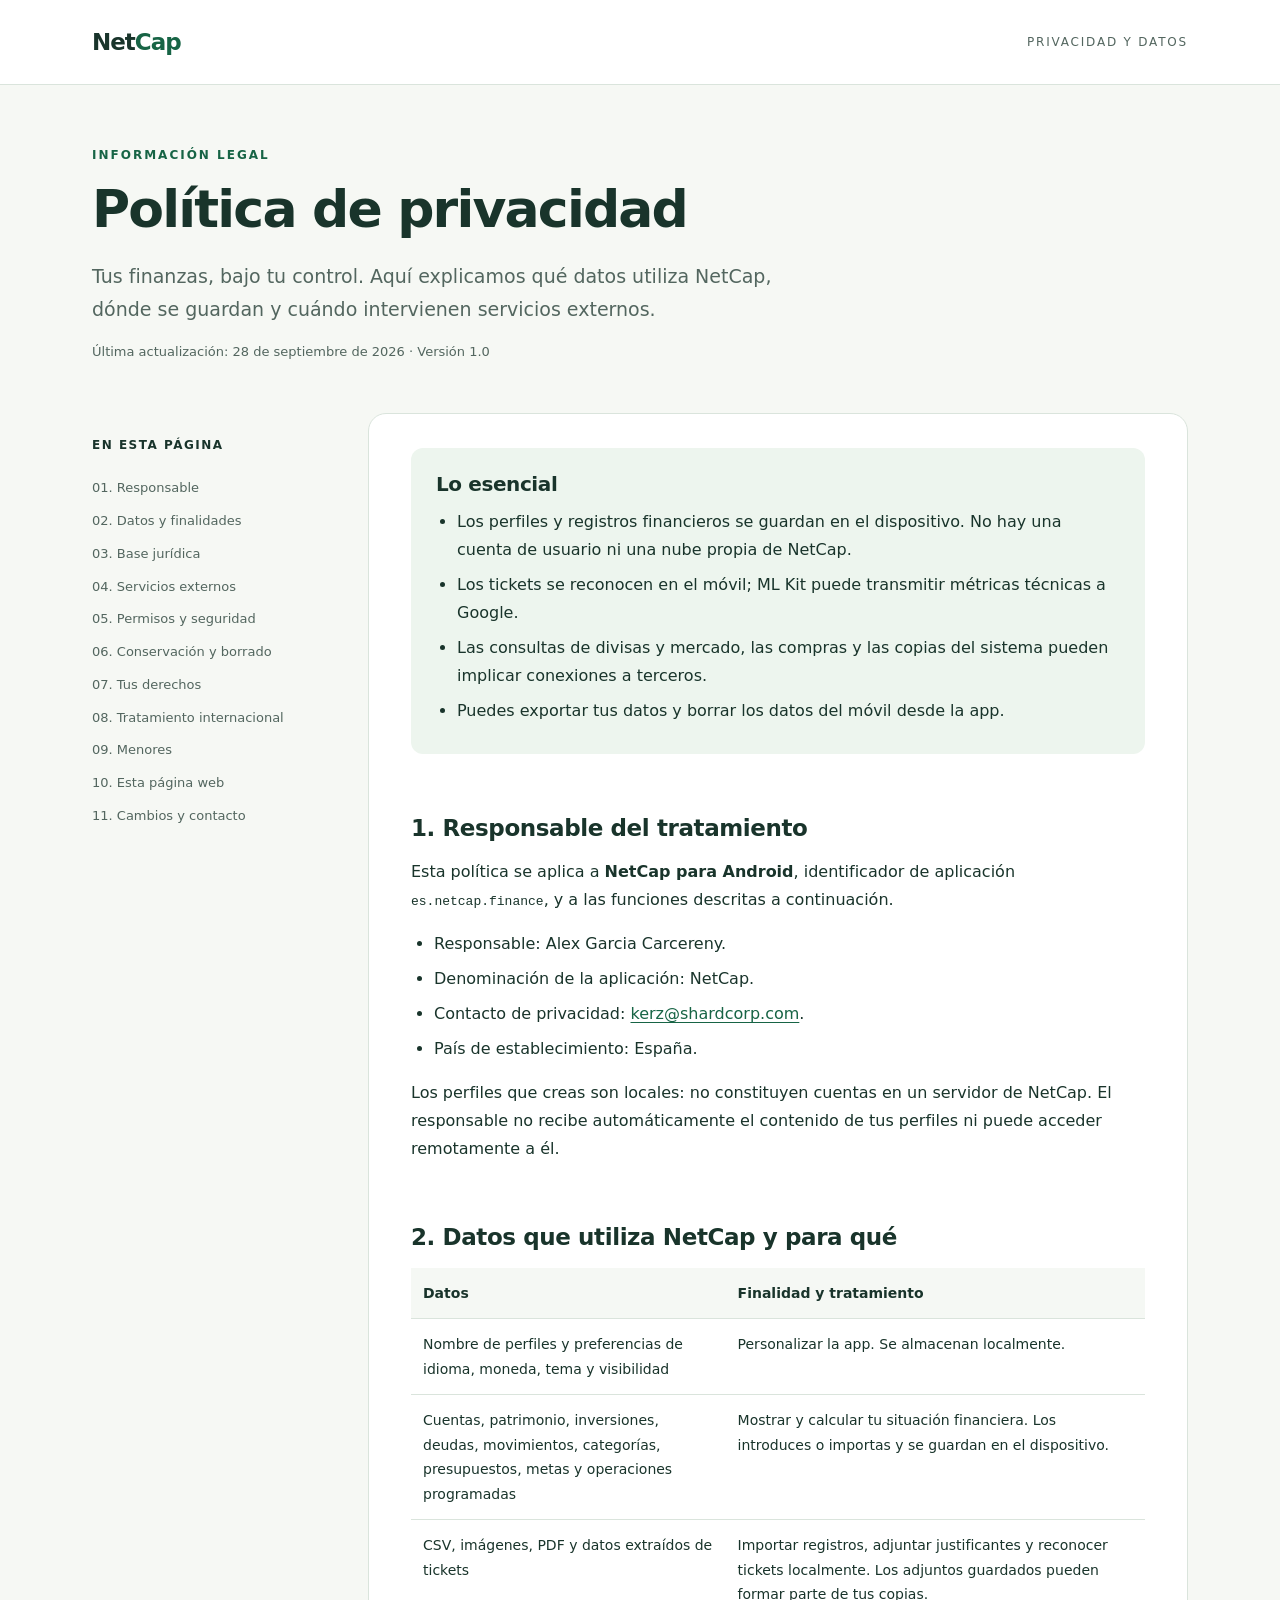
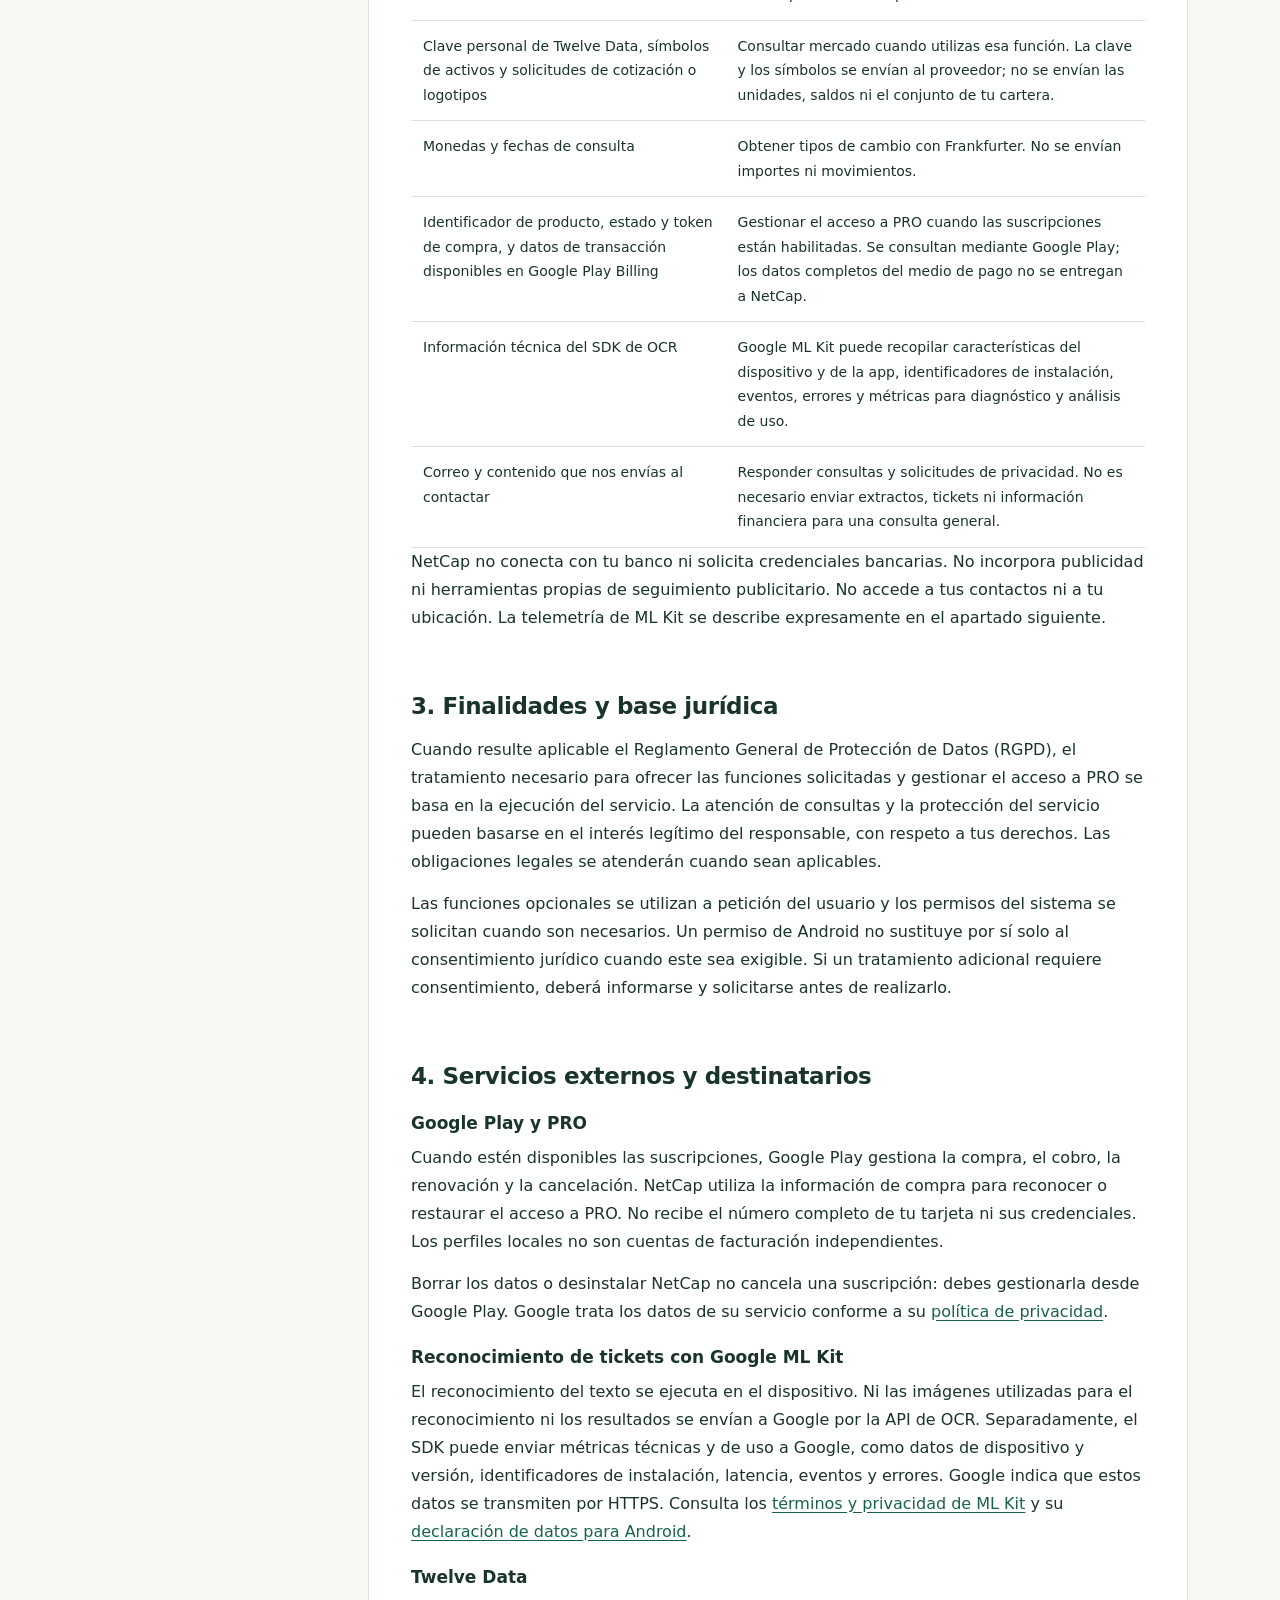
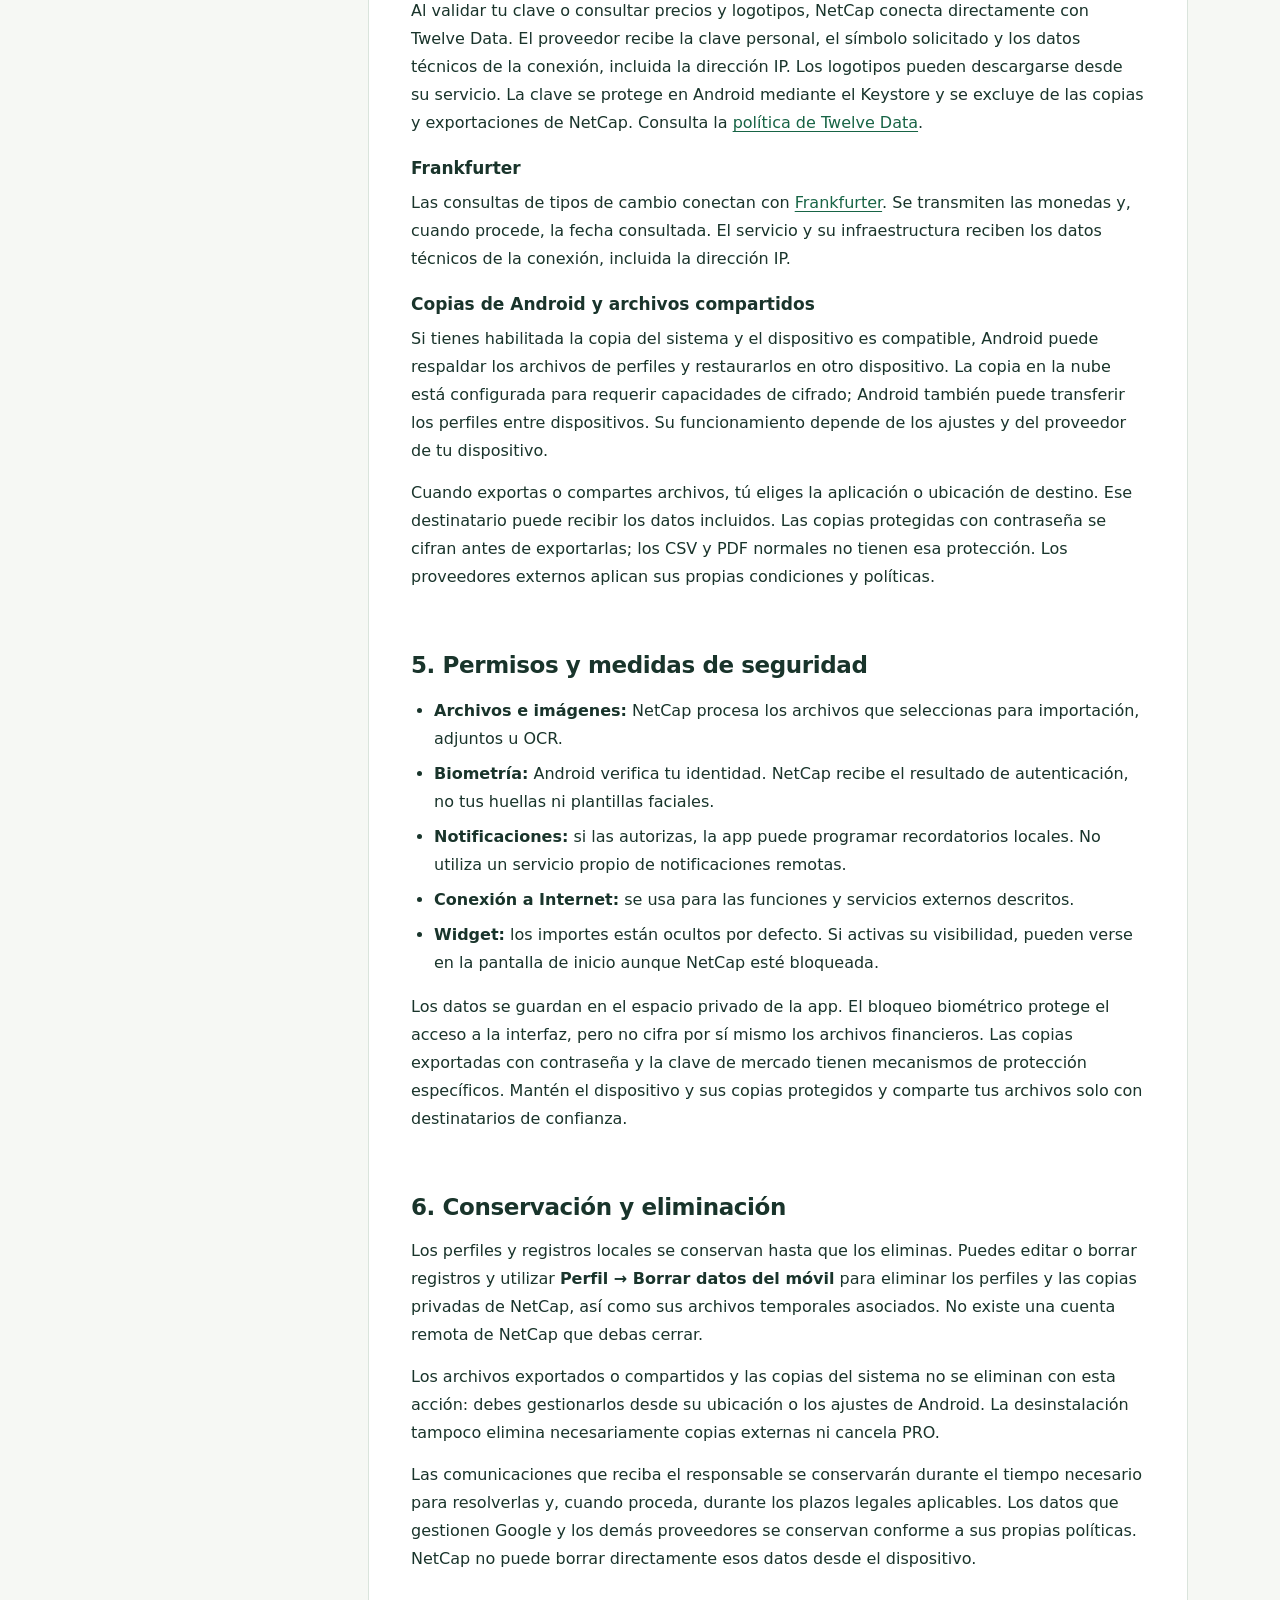
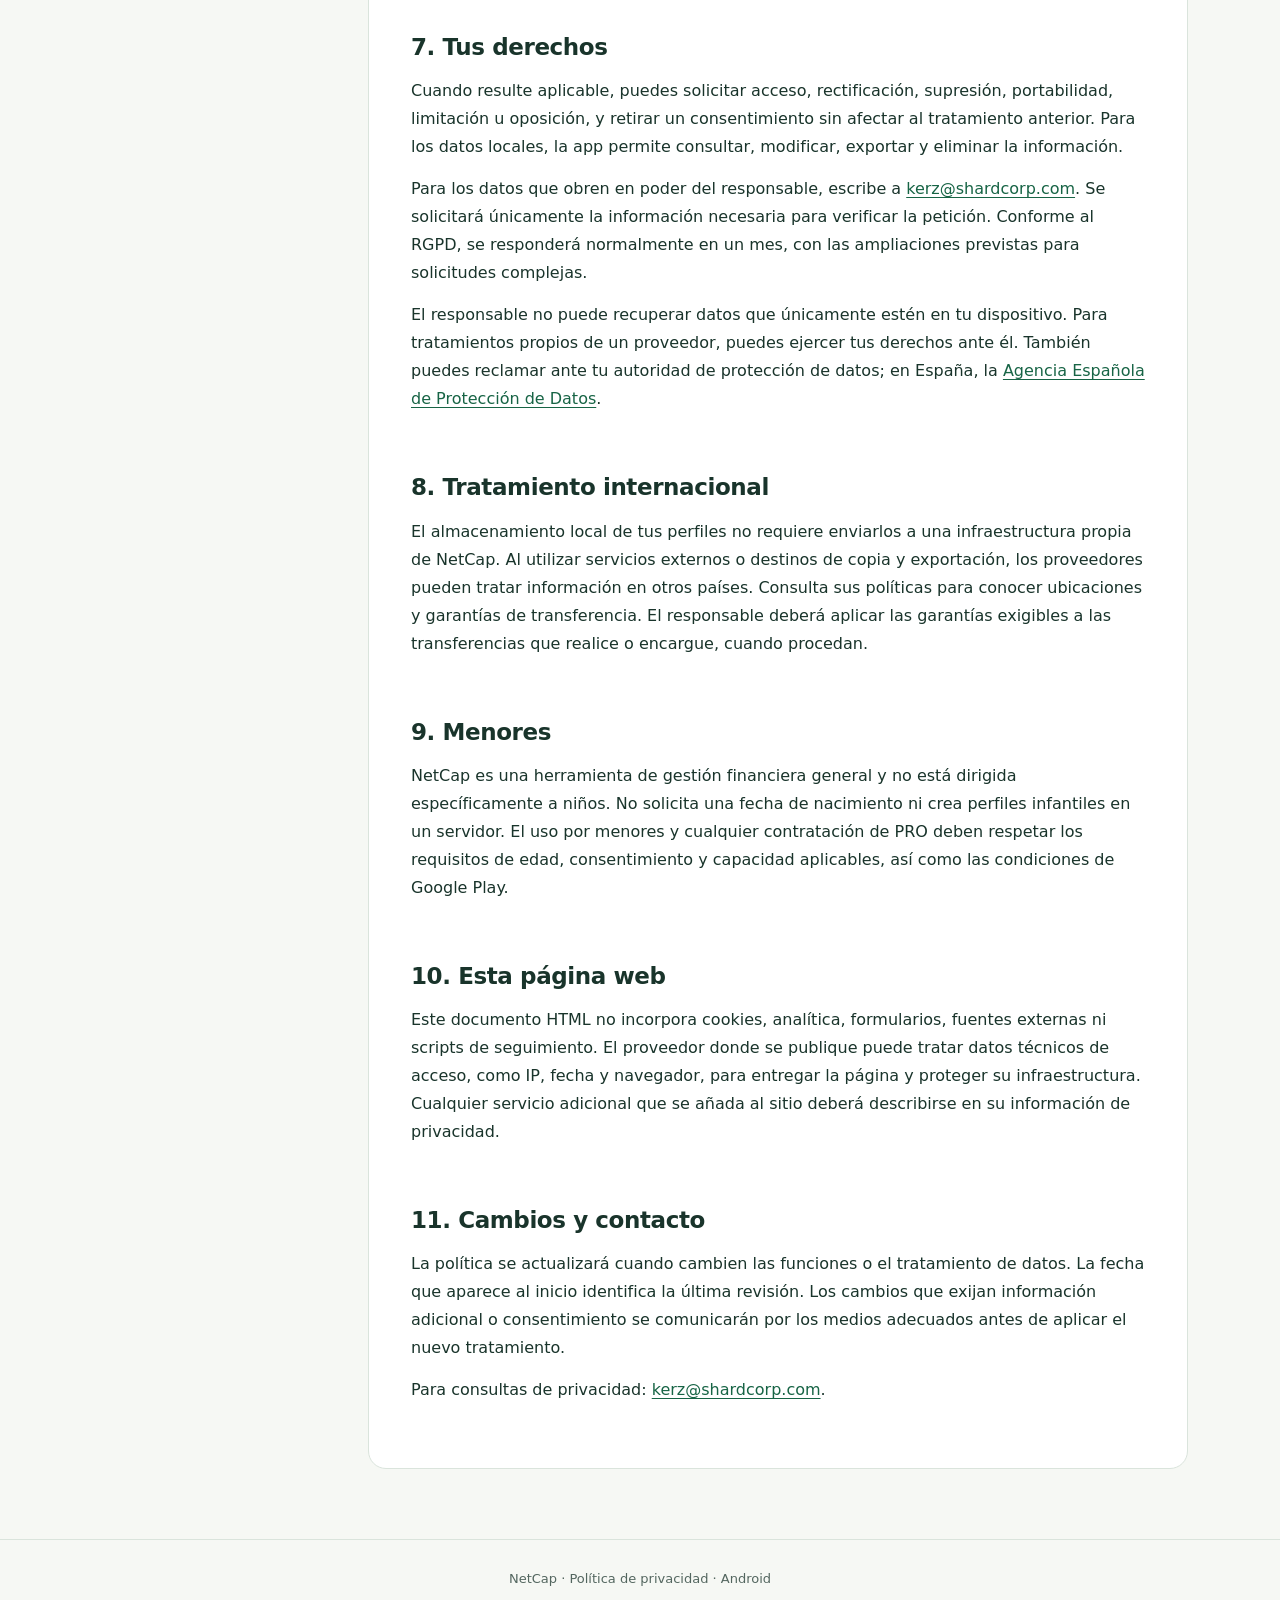
<file: netcap/legal/privacidad.html>
<!doctype html>
<html lang="es">
<head>
<meta charset="utf-8">
<meta name="viewport" content="width=device-width, initial-scale=1">
<meta name="description" content="Política de privacidad de NetCap: almacenamiento local, permisos, servicios externos y control sobre tus datos.">
<meta name="color-scheme" content="light">
<title>Política de privacidad · NetCap</title>
<style>
:root{--ink:#19342b;--muted:#53665f;--green:#176445;--border:#dae4dc;--paper:#fff;--bg:#f6f8f4}*{box-sizing:border-box}html{scroll-behavior:smooth;scroll-padding-top:28px}body{margin:0;background:var(--bg);color:var(--ink);font:16px/1.75 system-ui,-apple-system,BlinkMacSystemFont,"Segoe UI",sans-serif}a{color:var(--green);text-underline-offset:3px}a:focus-visible{outline:3px solid #176445;outline-offset:4px}header{border-bottom:1px solid var(--border);background:var(--paper)}.bar{max-width:1160px;margin:auto;padding:22px 32px;display:flex;justify-content:space-between;align-items:center;gap:20px}.brand{font-size:23px;font-weight:750;letter-spacing:-1px}.brand span{color:var(--green)}.label{font-size:12px;text-transform:uppercase;letter-spacing:1.8px;color:var(--muted)}.hero{max-width:1160px;margin:auto;padding:60px 32px 36px}.eyebrow{font-size:12px;font-weight:700;text-transform:uppercase;letter-spacing:2px;color:var(--green)}h1{font-size:clamp(32px,5vw,52px);line-height:1.15;letter-spacing:-1.8px;margin:14px 0 20px}.intro{max-width:700px;font-size:19px;color:var(--muted)}.date{font-size:13px;color:var(--muted)}.layout{max-width:1160px;margin:auto;padding:0 32px 70px;display:grid;grid-template-columns:230px minmax(0,1fr);gap:46px}.toc{align-self:start;position:sticky;top:24px;padding:22px 0}.toc strong{display:block;font-size:12px;text-transform:uppercase;letter-spacing:1.5px;margin-bottom:16px}.toc a{display:block;font-size:13px;padding:5px 0;text-decoration:none;color:var(--muted)}.toc a:hover{color:var(--green);text-decoration:underline}article{background:var(--paper);border:1px solid var(--border);border-radius:18px;padding:34px 42px;min-width:0}.summary{padding:22px 25px;border-radius:12px;background:#edf5ee;margin-bottom:30px}.summary h2{margin:0 0 10px;font-size:20px}.summary ul{margin:0;padding-left:21px}section{padding-top:10px;margin-bottom:30px}h2{font-size:23px;line-height:1.4;letter-spacing:-.4px;margin:18px 0 14px}h3{font-size:17px;margin-bottom:5px}p{margin:0 0 14px}ul{padding-left:23px}li{margin-bottom:7px}.pending{background:#fff3d8;color:#634400;border:1px dashed #bb9637;border-radius:5px;padding:2px 7px;overflow-wrap:anywhere}.notice{font-size:14px;border-left:3px solid #c3942c;padding:12px 16px;background:#fff9ed;margin-bottom:25px}.table-wrap{overflow-x:auto}table{width:100%;border-collapse:collapse;font-size:14px}th,td{padding:13px 12px;text-align:left;vertical-align:top;border-bottom:1px solid var(--border)}th{background:#f5f8f4;font-weight:650}code{font-size:13px;overflow-wrap:anywhere}footer{border-top:1px solid var(--border);padding:28px 32px;color:var(--muted);text-align:center;font-size:13px}@media(max-width:800px){.layout{grid-template-columns:1fr;gap:15px;padding:0 20px 40px}.hero{padding:38px 20px 22px}.bar{padding:18px 20px}.toc{position:static;border-top:1px solid var(--border);padding:18px 0}.toc nav{display:grid;grid-template-columns:1fr 1fr;gap:0 15px}article{padding:22px}.intro{font-size:17px}}@media(max-width:420px){.label{font-size:10px;letter-spacing:1px}article{padding:20px 17px}.toc nav{grid-template-columns:1fr}h2{font-size:21px}}@media print{body{background:white;font-size:11pt}.toc,.notice{display:none}.hero{padding:20px 0}.layout{display:block;padding:0}article{border:0;padding:0}header .bar{padding:0}section{break-inside:avoid}a{color:inherit}.summary{background:none;border:1px solid #ccc}footer{padding:10px}}
</style>
</head>
<body>
<header><div class="bar"><div class="brand">Net<span>Cap</span></div><div class="label">Privacidad y datos</div></div></header>
<div class="hero"><div class="eyebrow">Información legal</div><h1>Política de privacidad</h1><p class="intro">Tus finanzas, bajo tu control. Aquí explicamos qué datos utiliza NetCap, dónde se guardan y cuándo intervienen servicios externos.</p><p class="date">Última actualización: <time datetime="2026-09-28">28 de septiembre de 2026</time> · Versión 1.0</p></div>
<div class="layout">
<aside class="toc" aria-label="Índice"><strong>En esta página</strong><nav><a href="#responsable">01. Responsable</a><a href="#datos">02. Datos y finalidades</a><a href="#base">03. Base jurídica</a><a href="#servicios">04. Servicios externos</a><a href="#permisos">05. Permisos y seguridad</a><a href="#conservacion">06. Conservación y borrado</a><a href="#derechos">07. Tus derechos</a><a href="#internacional">08. Tratamiento internacional</a><a href="#menores">09. Menores</a><a href="#web">10. Esta página web</a><a href="#cambios">11. Cambios y contacto</a></nav></aside>
<article>


<div class="summary"><h2>Lo esencial</h2><ul><li>Los perfiles y registros financieros se guardan en el dispositivo. No hay una cuenta de usuario ni una nube propia de NetCap.</li><li>Los tickets se reconocen en el móvil; ML Kit puede transmitir métricas técnicas a Google.</li><li>Las consultas de divisas y mercado, las compras y las copias del sistema pueden implicar conexiones a terceros.</li><li>Puedes exportar tus datos y borrar los datos del móvil desde la app.</li></ul></div>
<section id="responsable"><h2>1. Responsable del tratamiento</h2><p>Esta política se aplica a <strong>NetCap para Android</strong>, identificador de aplicación <code>es.netcap.finance</code>, y a las funciones descritas a continuación.</p><ul><li>Responsable: Alex Garcia Carcereny.</li><li>Denominación de la aplicación: NetCap.</li><li>Contacto de privacidad: <a href="mailto:kerz@shardcorp.com">kerz@shardcorp.com</a>.</li><li>País de establecimiento: España.</li></ul><p>Los perfiles que creas son locales: no constituyen cuentas en un servidor de NetCap. El responsable no recibe automáticamente el contenido de tus perfiles ni puede acceder remotamente a él.</p></section>
<section id="datos"><h2>2. Datos que utiliza NetCap y para qué</h2><div class="table-wrap"><table><thead><tr><th scope="col">Datos</th><th scope="col">Finalidad y tratamiento</th></tr></thead><tbody><tr><td>Nombre de perfiles y preferencias de idioma, moneda, tema y visibilidad</td><td>Personalizar la app. Se almacenan localmente.</td></tr><tr><td>Cuentas, patrimonio, inversiones, deudas, movimientos, categorías, presupuestos, metas y operaciones programadas</td><td>Mostrar y calcular tu situación financiera. Los introduces o importas y se guardan en el dispositivo.</td></tr><tr><td>CSV, imágenes, PDF y datos extraídos de tickets</td><td>Importar registros, adjuntar justificantes y reconocer tickets localmente. Los adjuntos guardados pueden formar parte de tus copias.</td></tr><tr><td>Clave personal de Twelve Data, símbolos de activos y solicitudes de cotización o logotipos</td><td>Consultar mercado cuando utilizas esa función. La clave y los símbolos se envían al proveedor; no se envían las unidades, saldos ni el conjunto de tu cartera.</td></tr><tr><td>Monedas y fechas de consulta</td><td>Obtener tipos de cambio con Frankfurter. No se envían importes ni movimientos.</td></tr><tr><td>Identificador de producto, estado y token de compra, y datos de transacción disponibles en Google Play Billing</td><td>Gestionar el acceso a PRO cuando las suscripciones están habilitadas. Se consultan mediante Google Play; los datos completos del medio de pago no se entregan a NetCap.</td></tr><tr><td>Información técnica del SDK de OCR</td><td>Google ML Kit puede recopilar características del dispositivo y de la app, identificadores de instalación, eventos, errores y métricas para diagnóstico y análisis de uso.</td></tr><tr><td>Correo y contenido que nos envías al contactar</td><td>Responder consultas y solicitudes de privacidad. No es necesario enviar extractos, tickets ni información financiera para una consulta general.</td></tr></tbody></table></div><p>NetCap no conecta con tu banco ni solicita credenciales bancarias. No incorpora publicidad ni herramientas propias de seguimiento publicitario. No accede a tus contactos ni a tu ubicación. La telemetría de ML Kit se describe expresamente en el apartado siguiente.</p></section>
<section id="base"><h2>3. Finalidades y base jurídica</h2><p>Cuando resulte aplicable el Reglamento General de Protección de Datos (RGPD), el tratamiento necesario para ofrecer las funciones solicitadas y gestionar el acceso a PRO se basa en la ejecución del servicio. La atención de consultas y la protección del servicio pueden basarse en el interés legítimo del responsable, con respeto a tus derechos. Las obligaciones legales se atenderán cuando sean aplicables.</p><p>Las funciones opcionales se utilizan a petición del usuario y los permisos del sistema se solicitan cuando son necesarios. Un permiso de Android no sustituye por sí solo al consentimiento jurídico cuando este sea exigible. Si un tratamiento adicional requiere consentimiento, deberá informarse y solicitarse antes de realizarlo.</p></section>
<section id="servicios"><h2>4. Servicios externos y destinatarios</h2><h3>Google Play y PRO</h3><p>Cuando estén disponibles las suscripciones, Google Play gestiona la compra, el cobro, la renovación y la cancelación. NetCap utiliza la información de compra para reconocer o restaurar el acceso a PRO. No recibe el número completo de tu tarjeta ni sus credenciales. Los perfiles locales no son cuentas de facturación independientes.</p><p>Borrar los datos o desinstalar NetCap no cancela una suscripción: debes gestionarla desde Google Play. Google trata los datos de su servicio conforme a su <a href="https://policies.google.com/privacy?hl=es">política de privacidad</a>.</p><h3>Reconocimiento de tickets con Google ML Kit</h3><p>El reconocimiento del texto se ejecuta en el dispositivo. Ni las imágenes utilizadas para el reconocimiento ni los resultados se envían a Google por la API de OCR. Separadamente, el SDK puede enviar métricas técnicas y de uso a Google, como datos de dispositivo y versión, identificadores de instalación, latencia, eventos y errores. Google indica que estos datos se transmiten por HTTPS. Consulta los <a href="https://developers.google.com/ml-kit/terms">términos y privacidad de ML Kit</a> y su <a href="https://developers.google.com/ml-kit/android-data-disclosure">declaración de datos para Android</a>.</p><h3>Twelve Data</h3><p>Al validar tu clave o consultar precios y logotipos, NetCap conecta directamente con Twelve Data. El proveedor recibe la clave personal, el símbolo solicitado y los datos técnicos de la conexión, incluida la dirección IP. Los logotipos pueden descargarse desde su servicio. La clave se protege en Android mediante el Keystore y se excluye de las copias y exportaciones de NetCap. Consulta la <a href="https://twelvedata.com/privacy">política de Twelve Data</a>.</p><h3>Frankfurter</h3><p>Las consultas de tipos de cambio conectan con <a href="https://frankfurter.dev/">Frankfurter</a>. Se transmiten las monedas y, cuando procede, la fecha consultada. El servicio y su infraestructura reciben los datos técnicos de la conexión, incluida la dirección IP.</p><h3>Copias de Android y archivos compartidos</h3><p>Si tienes habilitada la copia del sistema y el dispositivo es compatible, Android puede respaldar los archivos de perfiles y restaurarlos en otro dispositivo. La copia en la nube está configurada para requerir capacidades de cifrado; Android también puede transferir los perfiles entre dispositivos. Su funcionamiento depende de los ajustes y del proveedor de tu dispositivo.</p><p>Cuando exportas o compartes archivos, tú eliges la aplicación o ubicación de destino. Ese destinatario puede recibir los datos incluidos. Las copias protegidas con contraseña se cifran antes de exportarlas; los CSV y PDF normales no tienen esa protección. Los proveedores externos aplican sus propias condiciones y políticas.</p></section>
<section id="permisos"><h2>5. Permisos y medidas de seguridad</h2><ul><li><strong>Archivos e imágenes:</strong> NetCap procesa los archivos que seleccionas para importación, adjuntos u OCR.</li><li><strong>Biometría:</strong> Android verifica tu identidad. NetCap recibe el resultado de autenticación, no tus huellas ni plantillas faciales.</li><li><strong>Notificaciones:</strong> si las autorizas, la app puede programar recordatorios locales. No utiliza un servicio propio de notificaciones remotas.</li><li><strong>Conexión a Internet:</strong> se usa para las funciones y servicios externos descritos.</li><li><strong>Widget:</strong> los importes están ocultos por defecto. Si activas su visibilidad, pueden verse en la pantalla de inicio aunque NetCap esté bloqueada.</li></ul><p>Los datos se guardan en el espacio privado de la app. El bloqueo biométrico protege el acceso a la interfaz, pero no cifra por sí mismo los archivos financieros. Las copias exportadas con contraseña y la clave de mercado tienen mecanismos de protección específicos. Mantén el dispositivo y sus copias protegidos y comparte tus archivos solo con destinatarios de confianza.</p></section>
<section id="conservacion"><h2>6. Conservación y eliminación</h2><p>Los perfiles y registros locales se conservan hasta que los eliminas. Puedes editar o borrar registros y utilizar <strong>Perfil → Borrar datos del móvil</strong> para eliminar los perfiles y las copias privadas de NetCap, así como sus archivos temporales asociados. No existe una cuenta remota de NetCap que debas cerrar.</p><p>Los archivos exportados o compartidos y las copias del sistema no se eliminan con esta acción: debes gestionarlos desde su ubicación o los ajustes de Android. La desinstalación tampoco elimina necesariamente copias externas ni cancela PRO.</p><p>Las comunicaciones que reciba el responsable se conservarán durante el tiempo necesario para resolverlas y, cuando proceda, durante los plazos legales aplicables. Los datos que gestionen Google y los demás proveedores se conservan conforme a sus propias políticas. NetCap no puede borrar directamente esos datos desde el dispositivo.</p></section>
<section id="derechos"><h2>7. Tus derechos</h2><p>Cuando resulte aplicable, puedes solicitar acceso, rectificación, supresión, portabilidad, limitación u oposición, y retirar un consentimiento sin afectar al tratamiento anterior. Para los datos locales, la app permite consultar, modificar, exportar y eliminar la información.</p><p>Para los datos que obren en poder del responsable, escribe a <a href="mailto:kerz@shardcorp.com">kerz@shardcorp.com</a>. Se solicitará únicamente la información necesaria para verificar la petición. Conforme al RGPD, se responderá normalmente en un mes, con las ampliaciones previstas para solicitudes complejas.</p><p>El responsable no puede recuperar datos que únicamente estén en tu dispositivo. Para tratamientos propios de un proveedor, puedes ejercer tus derechos ante él. También puedes reclamar ante tu autoridad de protección de datos; en España, la <a href="https://www.aepd.es/">Agencia Española de Protección de Datos</a>.</p></section>
<section id="internacional"><h2>8. Tratamiento internacional</h2><p>El almacenamiento local de tus perfiles no requiere enviarlos a una infraestructura propia de NetCap. Al utilizar servicios externos o destinos de copia y exportación, los proveedores pueden tratar información en otros países. Consulta sus políticas para conocer ubicaciones y garantías de transferencia. El responsable deberá aplicar las garantías exigibles a las transferencias que realice o encargue, cuando procedan.</p></section>
<section id="menores"><h2>9. Menores</h2><p>NetCap es una herramienta de gestión financiera general y no está dirigida específicamente a niños. No solicita una fecha de nacimiento ni crea perfiles infantiles en un servidor. El uso por menores y cualquier contratación de PRO deben respetar los requisitos de edad, consentimiento y capacidad aplicables, así como las condiciones de Google Play.</p></section>
<section id="web"><h2>10. Esta página web</h2><p>Este documento HTML no incorpora cookies, analítica, formularios, fuentes externas ni scripts de seguimiento. El proveedor donde se publique puede tratar datos técnicos de acceso, como IP, fecha y navegador, para entregar la página y proteger su infraestructura. Cualquier servicio adicional que se añada al sitio deberá describirse en su información de privacidad.</p></section>
<section id="cambios"><h2>11. Cambios y contacto</h2><p>La política se actualizará cuando cambien las funciones o el tratamiento de datos. La fecha que aparece al inicio identifica la última revisión. Los cambios que exijan información adicional o consentimiento se comunicarán por los medios adecuados antes de aplicar el nuevo tratamiento.</p><p>Para consultas de privacidad: <a href="mailto:kerz@shardcorp.com">kerz@shardcorp.com</a>.</p></section>
</article></div><footer>NetCap · Política de privacidad · Android</footer>
</body></html>
</file>
<file: netcap/styles.css>
@font-face{font-family:Manrope;src:url('assets/manrope.woff2') format('woff2');font-weight:200 800;font-display:swap}
:root{--ink:#17221b;--dark:#101c18;--green:#a8e1ba;--muted:#607069;--paper:#f6f7f1;--line:#dce3d9}*{box-sizing:border-box}html{scroll-behavior:smooth;scroll-padding-top:90px}body{margin:0;font:15px/1.65 Manrope,system-ui,sans-serif;background:var(--paper);color:var(--ink)}img{display:block;max-width:100%}a{color:inherit;text-decoration:none}button,a,summary{-webkit-tap-highlight-color:transparent}a:focus-visible,summary:focus-visible{outline:3px solid #42a77c;outline-offset:6px}h1,h2,h3,p{margin:0}h1,h2,h3{line-height:1.12;letter-spacing:-.045em}p{color:var(--muted)}.wrap{width:min(1200px,calc(100% - 96px));margin:auto}.skip{position:fixed;z-index:100;top:-100px;background:white;padding:15px}.skip:focus{top:10px}.header{background:var(--dark);border-bottom:1px solid #ffffff15;color:#ecf3ed}.nav{height:88px;display:flex;align-items:center;justify-content:space-between;gap:24px}.brand{display:flex;align-items:center;gap:11px;font-size:22px;font-weight:800;letter-spacing:-.7px}.brand img{border-radius:10px;object-fit:cover}.nav nav{display:flex;gap:32px;font-size:13px;color:#c7d3cb}.nav nav a:hover,.text-link:hover{color:#85cfa5}.nav-cta{font-size:12px;border:1px solid #6a8275;padding:11px 18px;border-radius:99px}.nav-cta span{margin-left:14px}.hero{background:radial-gradient(ellipse at 85% 30%,#1e4938 0,transparent 50%),var(--dark);color:#f5f7f0;overflow:hidden}.hero-grid{display:grid;grid-template-columns:1fr 1fr;min-height:760px;align-items:center;gap:24px}.eyebrow{font-size:10px;letter-spacing:2.4px;font-weight:800;display:block;color:#497659}.hero .eyebrow,.closing .eyebrow{color:#b0d4bf}.dot,.small-dot{width:6px;height:6px;background:#b4e3c4;border-radius:50%;display:inline-block;margin-right:9px;vertical-align:middle}h1{font-size:clamp(58px,6.5vw,88px);font-weight:650;line-height:1.03;margin:28px 0}h1 span{color:var(--green)}.hero-copy>p{font-size:17px;line-height:1.8;color:#c0cfc5}.actions{display:flex;align-items:center;gap:25px;margin-top:34px}.button{padding:16px 23px;display:inline-flex;justify-content:center;align-items:center;gap:28px;border-radius:99px;font-weight:750;font-size:12px;transition:transform .2s,background .2s}.button:hover{transform:translateY(-2px);background:#c1edce}.primary{background:var(--green);color:#102b1d}.text-link{font-size:12px;font-weight:650}.text-link span{margin-left:12px}.hero-tags{display:flex;flex-wrap:wrap;gap:12px 20px;margin-top:24px;font-size:10px;color:#a6bbb0}.hero-tags span:before{content:'✓';margin-right:6px;color:#b4e3c4}.hero-art{height:670px;position:relative;isolation:isolate}.phone{position:relative;border:6px solid #151c18;border-radius:35px;overflow:hidden;background:#151c18;box-shadow:0 25px 45px #09171030}.phone img{width:100%;height:auto}.hero-phone-front{position:absolute;z-index:2;width:265px;left:20px;top:65px;transform:rotate(-7deg);box-shadow:0 30px 65px #0006}.hero-phone-back{position:absolute;z-index:1;width:240px;right:3px;top:115px;transform:rotate(9deg);opacity:.94}.orbit{position:absolute;z-index:-1;border:1px solid #8abca42b;border-radius:50%;width:520px;height:520px;top:100px;left:-10px}.orbit-two{width:650px;height:650px;top:36px;left:-74px}.floating-tag{position:absolute;right:20px;top:0;border:1px solid #76a88c45;border-radius:99px;background:#ffffff08;padding:12px 17px;font-size:10px;color:#cee5d5}.example-label{position:absolute;bottom:5px;left:50px;right:0;text-align:center;font-size:10px;color:#a7c2b2}.hero-bottom{padding:24px 0;border-top:1px solid #ffffff20;display:flex;justify-content:space-between;gap:20px;color:#a4b9ad;font-size:11px}.hero-bottom span:first-child{font-size:9px;letter-spacing:2px}.section{padding:100px 0}.section-heading{display:flex;justify-content:space-between;gap:35px;align-items:flex-end;margin-bottom:40px}h2{font-size:clamp(34px,4vw,49px);font-weight:650;margin:16px 0}.section-heading>p{max-width:320px;font-size:14px;margin-bottom:5px}.bento{display:grid;grid-template-columns:repeat(3,1fr);gap:18px}.feature{background:#e9eee4;border-radius:24px;padding:34px;min-height:280px;overflow:hidden}.feature-wide{grid-column:span 2}.feature-icon{display:flex;width:43px;height:43px;border:1px solid #b7cbbd;border-radius:13px;align-items:center;justify-content:center;font-size:24px;margin-bottom:28px;color:#32694d}.feature h3{font-size:26px;margin-bottom:14px}.feature p{font-size:13px;max-width:410px}.mini-chart{margin-top:27px}.chart-top{display:flex;justify-content:space-between;font-size:10px;color:#607968}.mini-chart svg{display:block;width:100%;height:115px;margin-top:15px}.mini-chart small,.goal-demo small{font-size:9px;color:#6c7d70}.chips{display:flex;flex-wrap:wrap;gap:8px;margin-top:24px}.chips span{font-size:10px;padding:7px 11px;background:#ffffff65;border-radius:99px}.goal-demo{margin-top:35px;padding:17px;background:#ffffff80;border-radius:15px;font-size:11px}.goal-demo>div:first-child{display:flex;justify-content:space-between}.progress{height:5px;background:#d4e0d3;border-radius:5px;margin:15px 0 8px}.progress i{width:66%;background:#33784e;height:100%;display:block;border-radius:5px}.feature-dark{background:#23392b;color:#eef4e9}.feature-dark p{color:#b8cabe}.feature-dark .feature-icon{color:#b8d5be;border-color:#6c8a75}.feature-dark .chips span{background:#ffffff10}.screens{padding-top:10px}.poster-grid{display:grid;grid-template-columns:repeat(3,1fr);gap:22px}.poster{background:linear-gradient(145deg,#e0e7d8,#eef2e8);border-radius:23px;padding:30px 24px 0;margin:0;overflow:hidden;height:680px}.poster figcaption span{font-size:9px;letter-spacing:2px;font-weight:750;color:#527057}.poster h3{font-size:29px;margin:15px 0 26px}.poster .phone{width:100%;max-width:278px;margin:auto;border-width:5px;border-radius:30px}.poster-mint{background:linear-gradient(145deg,#b7d7c5,#d8eade)}.poster-dark{background:radial-gradient(ellipse at top right,#30593e,#172a20);color:#e7f1e7}.poster-dark figcaption span{color:#b6cbbc}.privacy-section{background:#e2eddf}.privacy-grid{display:grid;grid-template-columns:.8fr 1.2fr;gap:100px;align-items:center}.privacy-symbol{border:1px solid #adc6ad;border-radius:50%;width:320px;height:320px;display:flex;flex-direction:column;align-items:center;justify-content:center;color:#426c4d;box-shadow:0 0 0 25px #cddfc633,0 0 0 60px #d1e2cc33}.privacy-symbol svg{width:125px;height:140px}.privacy-symbol span{font-size:9px;letter-spacing:3px;margin-top:18px}.privacy-grid p{font-size:14px}.check-list{padding:0;list-style:none;margin:24px 0}.check-list li{position:relative;padding-left:23px;margin:14px 0;font-size:13px;line-height:1.7}.check-list li:before{content:'✓';position:absolute;left:0;color:#3f7654;font-weight:800}.fineprint{font-size:11px!important;line-height:1.8;margin:24px 0!important;color:#647b68}.ink{color:#1c5434}.plans{background:#f6f7f1}.plan-grid{display:grid;grid-template-columns:1fr 1fr;gap:22px}.plan{background:#fff;border:1px solid #dde5d7;border-radius:23px;padding:38px}.plan-tag{font-size:10px;letter-spacing:2px;font-weight:800;color:#4a7756}.plan h3{font-size:30px;margin:22px 0 14px}.plan p{font-size:13px}.plan .check-list{margin-bottom:0}.pro{background:#12261b;color:#f2f6ee;border:0}.pro .plan-tag{color:#b5deb7}.pro p{color:#b7cabe}.pro .check-list li:before{color:#b1e1b6}.pro small{font-size:10px;color:#a9beb0;display:block;line-height:1.8;margin-top:27px}.faq{padding-top:10px}.faq-grid{display:grid;grid-template-columns:.85fr 1.15fr;gap:80px}.faq-grid>div:first-child p{margin-top:30px;font-size:13px}.faq a{text-decoration:underline;text-underline-offset:5px}.faq details{border-bottom:1px solid var(--line)}.faq summary{cursor:pointer;list-style:none;padding:23px 32px 23px 0;font-size:14px;font-weight:650;position:relative}.faq summary::-webkit-details-marker{display:none}.faq summary:after{content:'+';position:absolute;right:0;font-size:22px;font-weight:400;top:17px}.faq details[open] summary:after{content:'−'}.faq details p{font-size:13px;max-width:500px;padding:0 25px 23px 0}.closing{padding:90px 0 95px;background:radial-gradient(ellipse at 50% 110%,#30593b,transparent 60%),#14271d;text-align:center;color:#eef7ea}.closing h2{font-size:clamp(48px,6vw,75px);margin:25px 0}.closing p{color:#b6cdbb;margin-bottom:30px}.closing small{display:block;color:#b6cdbb;font-size:10px;margin-top:17px}footer{background:#101c18;color:#b4c4b9;padding:38px 0 22px}.footer-row{display:flex;justify-content:space-between;align-items:center;gap:25px;font-size:11px}.footer-row .brand{font-size:18px;color:#ecf4e9}.footer-row p{color:#b4c4b9}.footer-row>div{display:flex;gap:24px}.footer-bottom{display:flex;justify-content:space-between;gap:25px;border-top:1px solid #ffffff18;margin-top:30px;padding-top:19px;font-size:9px;color:#849c8b}@media(min-width:1500px){.hero-grid{min-height:800px}}@media(max-width:1100px){.wrap{width:calc(100% - 64px)}.hero-grid{min-height:690px}.hero-art{height:620px}.hero-phone-front{width:235px;left:0;top:70px}.hero-phone-back{width:215px;right:-10px;top:110px}.floating-tag{right:0;font-size:9px}.actions{gap:16px;flex-wrap:wrap}h1{font-size:68px}.poster{height:610px;padding:26px 20px 0}.poster h3{font-size:25px}.privacy-grid{gap:50px}.privacy-symbol{width:260px;height:260px}.feature{padding:26px}.feature h3{font-size:23px}}@media(max-width:800px){.wrap{width:calc(100% - 40px)}.nav{height:76px}.nav nav{gap:15px;font-size:11px}.nav-cta{display:none}.brand{font-size:20px}.hero-grid{grid-template-columns:1fr;gap:10px;padding-top:45px}.hero-copy{text-align:center}.hero .eyebrow{font-size:9px}h1{font-size:66px;margin:24px 0}.hero-copy>p{font-size:15px}.actions,.hero-tags{justify-content:center}.hero-tags{font-size:9px}.hero-art{width:min(490px,100%);height:650px;margin:30px auto 0}.hero-phone-front{width:250px;left:30px;top:45px}.hero-phone-back{width:220px;right:20px;top:105px}.floating-tag{top:0;right:20px}.example-label{bottom:15px;left:0}.hero-bottom{justify-content:center;text-align:center;padding:23px 0}.hero-bottom span:last-child{display:none}.section{padding:65px 0}.section-heading{display:block;margin-bottom:30px}.section-heading>p{max-width:500px;margin-top:20px}.bento{grid-template-columns:1fr 1fr}.feature-wide{grid-column:span 2}.feature-dark{grid-column:span 2}.screens{padding-top:0}.poster-grid{grid-template-columns:1fr;max-width:500px;margin:auto}.poster{height:730px;padding:35px 35px 0}.poster h3{font-size:34px}.poster .phone{max-width:310px}.privacy-grid{grid-template-columns:1fr;gap:65px}.privacy-symbol{width:220px;height:220px;margin:20px auto 0}.privacy-grid h2{font-size:38px}.plan-grid{grid-template-columns:1fr}.plan{padding:30px}.faq{padding-top:0}.faq-grid{grid-template-columns:1fr;gap:30px}.faq-grid h2 br{display:none}.faq-grid>div:first-child p{margin-top:18px}.closing{padding:65px 0}.footer-row{flex-wrap:wrap}.footer-row p{display:none}.footer-bottom{flex-direction:column;gap:8px}.footer-row>div{gap:17px}}@media(max-width:420px){.nav nav{gap:12px;font-size:10px}.brand{font-size:18px;gap:7px}.brand img{width:30px;height:30px}h1{font-size:59px}.hero-art{height:590px}.hero-phone-front{width:225px;left:10px;top:50px}.hero-phone-back{width:195px;right:0;top:100px}.floating-tag{font-size:8px;padding:9px 11px;right:0}.hero-tags{gap:10px}.button{font-size:11px}.bento{grid-template-columns:1fr}.feature-wide,.feature-dark{grid-column:auto}.feature{padding:25px;min-height:250px}h2{font-size:33px}.poster{height:680px;padding:27px 25px 0}.poster h3{font-size:31px}.privacy-grid h2{font-size:33px}.plan h3{font-size:28px}.footer-row>div{font-size:10px}}@media(prefers-reduced-motion:reduce){html{scroll-behavior:auto}*{transition:none!important}}
</file>
<file: netcap/marketing.css>
:root{--ink:#151817;--dark:#171b19;--green:#b6e7c9;--muted:#626b65;--paper:#f3f4f0;--line:#d9ded9}
.header{background:#f3f4f0;color:var(--ink);border-color:#15181712}
.nav nav{color:#59625c}.nav-cta{border-color:#d4dbd4;background:#fff;box-shadow:0 4px 8px #1c261c12}
.hero{background:radial-gradient(ellipse at 90% 50%,#dce6dc,transparent 65%),var(--paper);color:var(--ink)}
.hero .eyebrow{color:#566a5b}.hero-copy>p{color:#626b65}h1{font-weight:800;letter-spacing:-.06em}h1 span{color:#25764e}
.primary{background:#171b19;color:#fff;box-shadow:0 9px 16px #15221a26,inset 0 1px 1px #ffffff50}
.button:hover{background:#303c34}.text-link:hover,.nav nav a:hover{color:#237548}
.hero-tags{color:#626b65}.hero-tags span:before{color:#25764e}.hero-bottom{border-color:#15181718;color:#626b65}
.floating-tag{background:#ffffffa8;border-color:#d4ded5;color:#4e6254;box-shadow:0 7px 20px #1c261c12}
.orbit{border-color:#60776825}.example-label{color:#626b65}.phone{border-color:#fff;box-shadow:0 24px 36px #141c182c,0 1px 0 #fff}
.hero-phone-front{box-shadow:0 30px 55px #15201b35}.hero-phone-back{box-shadow:0 24px 35px #15201b26}
.feature{background:linear-gradient(145deg,#fff,#f7f8f4);box-shadow:0 15px 25px #17251b14,inset 0 1px 0 #fff;border:1px solid #fff}
.feature-icon{border-color:#d9dfda;background:#fff;color:#151817;box-shadow:0 4px 7px #17251b14}
.feature-dark{background:#1c2420;border-color:#2d3730}.feature-dark .feature-icon{color:#d9e5de;background:#2b342f;border-color:#4a5a4e}
.feature-dark p{color:#c3d0c7}.feature-dark .chips span{background:#ffffff10}
.poster-grid{grid-template-columns:repeat(2,minmax(0,1fr));gap:28px}
.poster{height:auto;background:linear-gradient(145deg,#fff,#ecefe8);padding:32px 30px 30px;border:1px solid #fff;box-shadow:0 18px 25px #17251b15}
.poster .phone{max-width:280px}.poster-investments{background:linear-gradient(145deg,#e0e9df,#f4f6ee)}
.poster-mint{background:linear-gradient(145deg,#f0f2ed,#e0e9df)}.poster-dark{background:linear-gradient(145deg,#282f2b,#171b19);border-color:#3b443e}
.poster-dark .phone{border-color:#3e4741}.poster-dark figcaption span{color:#bdd2c2}
.privacy-section{background:#e8eee5}.privacy-symbol{border-color:#bccfbd}.plans{background:var(--paper)}
.plan{box-shadow:0 15px 25px #17251b15;border-color:#fff}.pro{background:linear-gradient(145deg,#29312c,#171b19);border:1px solid #3b443e}
.closing{background:radial-gradient(ellipse at 50% 110%,#304437,transparent 60%),#171b19}.closing .primary{background:#fff;color:#171b19}
.closing .primary:hover{background:#dcefe1}footer{background:#171b19}
@media(max-width:800px){.poster-grid{grid-template-columns:1fr}.poster{height:auto;padding-bottom:30px}.poster .phone{max-width:310px}}
@media(prefers-reduced-motion:reduce){html{scroll-behavior:auto}.button{transition:none}.button:hover{transform:none}}
</file>
